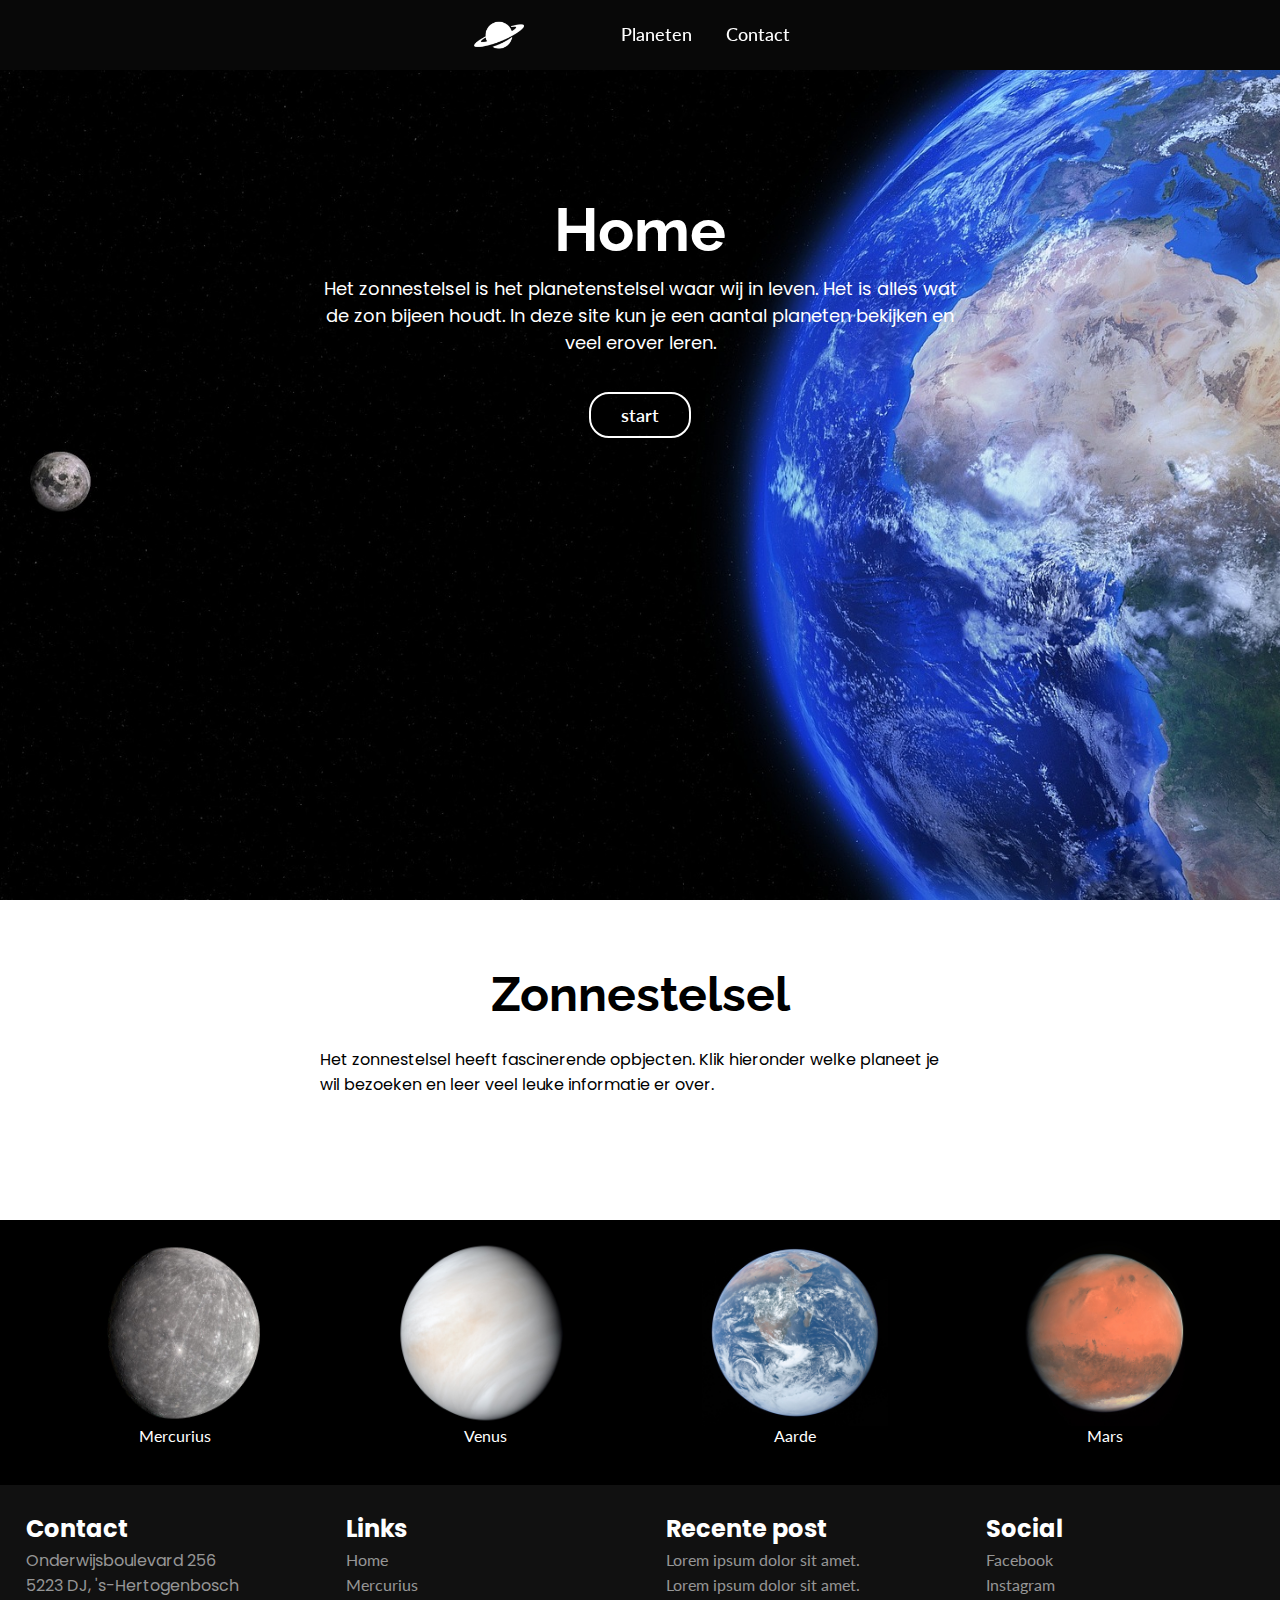
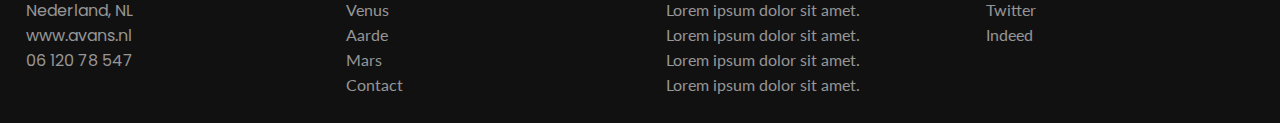
<file: index.html>
<!-- Space site van: "Joep Coldenhoff & Luuk spruitenburg" Klas: "2Db" -->
<html lang="nl">

<head>
    <meta charset="UTF-8">
    <meta http-equiv="X-UA-Compatible" content="IE=edge">
    <meta name="viewport" content="width=device-width, initial-scale=1.0">
    <title>Home</title>
    <link rel="icon" type="image/x -icon" href="img/favicon.ico">
    <link href="https://cdnjs.cloudflare.com/ajax/libs/font-awesome/6.2.0/css/all.min.css" rel="stylesheet">
    <link rel="stylesheet" type="text/css" href="css/style.css">
</head>

<body>
    <header>
        <div class="wrapper">
            <nav>
                <input type="checkbox" id="show-menu">
                <label for="show-menu" class="menu-icon"><i class="fas fa-bars"></i></label>
                <div class="content">
                    <div class="logo"><a href="index.html"><img src="img/logo.png"></a></div>
                    <ul class="links">
                        <li>
                            <a href="#" class="desktop-link">Planeten</a>
                            <input type="checkbox" id="show-planeten">
                            <label for="show-planeten">Planeten</label>
                            <ul>
                                <li><a href="mercury.html">Mercurius</a></li>
                                <li><a href="venus.html">Venus</a></li>
                                <li><a href="earth.html">Aarde</a></li>
                                <li><a href="mars.html">Mars</a></li>
                            </ul>
                        </li>
                        <li><a href="contact.html">Contact</a></li>
                    </ul>
                </div>
            </nav>
        </div>
    </header>
    <main>
        <section class="banner banner-index">
            <div class="banner-content focus-in-contract-bck">
                <h1>Home</h1>
                <p>
                    Het zonnestelsel is het planetenstelsel waar wij in leven. Het is alles wat de zon bijeen houdt.
                    In deze site kun je een aantal planeten bekijken en veel erover leren.
                </p>
                <a href="#start">start</a>
            </div>
        </section>
        <section class="section-content">
            <div id="start"></div>
            <h1>Zonnestelsel</h1>
            <p>
                Het zonnestelsel heeft fascinerende opbjecten.
                Klik hieronder welke planeet je wil bezoeken en leer veel leuke informatie er over.
            </p>
        </section>
        <section class="image-gallery">
            <div class="gallery-image">
                <a href="mercury.html">
                    <img src="img/Mercury.jpg" alt="Mars">
                    <p>Mercurius</p>
                </a>
            </div>
            <div class="gallery-image">
                <a href="venus.html">
                    <img src="img/Venus3.jpg">
                    <p>Venus</p>
                </a>
            </div>
            <div class="gallery-image">
                <a href="earth.html">
                    <img src="img/Earth2.jpg">
                    <p>Aarde</p>
                </a>
            </div>
            <div class="gallery-image">
                <a href="mars.html">
                    <img src="img/Mars.jpg">
                    <p>Mars</p>
                </a>
            </div>
        </section>
    </main>
    <footer>
        <div class="footer-list">
            <h2>Contact</h2>
            <ul>
                <li>Onderwijsboulevard 256</li>
                <li>5223 DJ, 's-Hertogenbosch</li>
                <li>Nederland, NL</li>
                <li>www.avans.nl</li>
                <li>06 120 78 547</li>
            </ul>
        </div>
        <div class="footer-list">
            <h2>Links</h2>
            <ul>
                <li><a href="index.html">Home</a></li>
                <li><a href="mercury.html">Mercurius</a></li>
                <li><a href="Venus.html">Venus</a></li>
                <li><a href="earth.html">Aarde</a></li>
                <li><a href="mars.html">Mars</a></li>
                <li><a href="contact.html">Contact</a></li>
            </ul>
        </div>
        <div class="footer-list">
            <h2>Recente post</h2>
            <ul>
                <li><a href="#">Lorem ipsum dolor sit amet.</a></li>
                <li><a href="#">Lorem ipsum dolor sit amet.</a></li>
                <li><a href="#">Lorem ipsum dolor sit amet.</a></li>
                <li><a href="#">Lorem ipsum dolor sit amet.</a></li>
                <li><a href="#">Lorem ipsum dolor sit amet.</a></li>
                <li><a href="#">Lorem ipsum dolor sit amet.</a></li>
            </ul>
        </div>
        <div class="footer-list">
            <h2>Social</h2>
            <ul>
                <li><a href="http://www.facebook.com/">Facebook</a></li>
                <li><a href="http://www.instagram.com/">Instagram</a></li>
                <li><a href="http://www.twitter.com/">Twitter</a></li>
                <li><a href="http://www.indeed.com/">Indeed</a></li>
            </ul>
        </div>
    </footer>
</body>

</html>
</file>
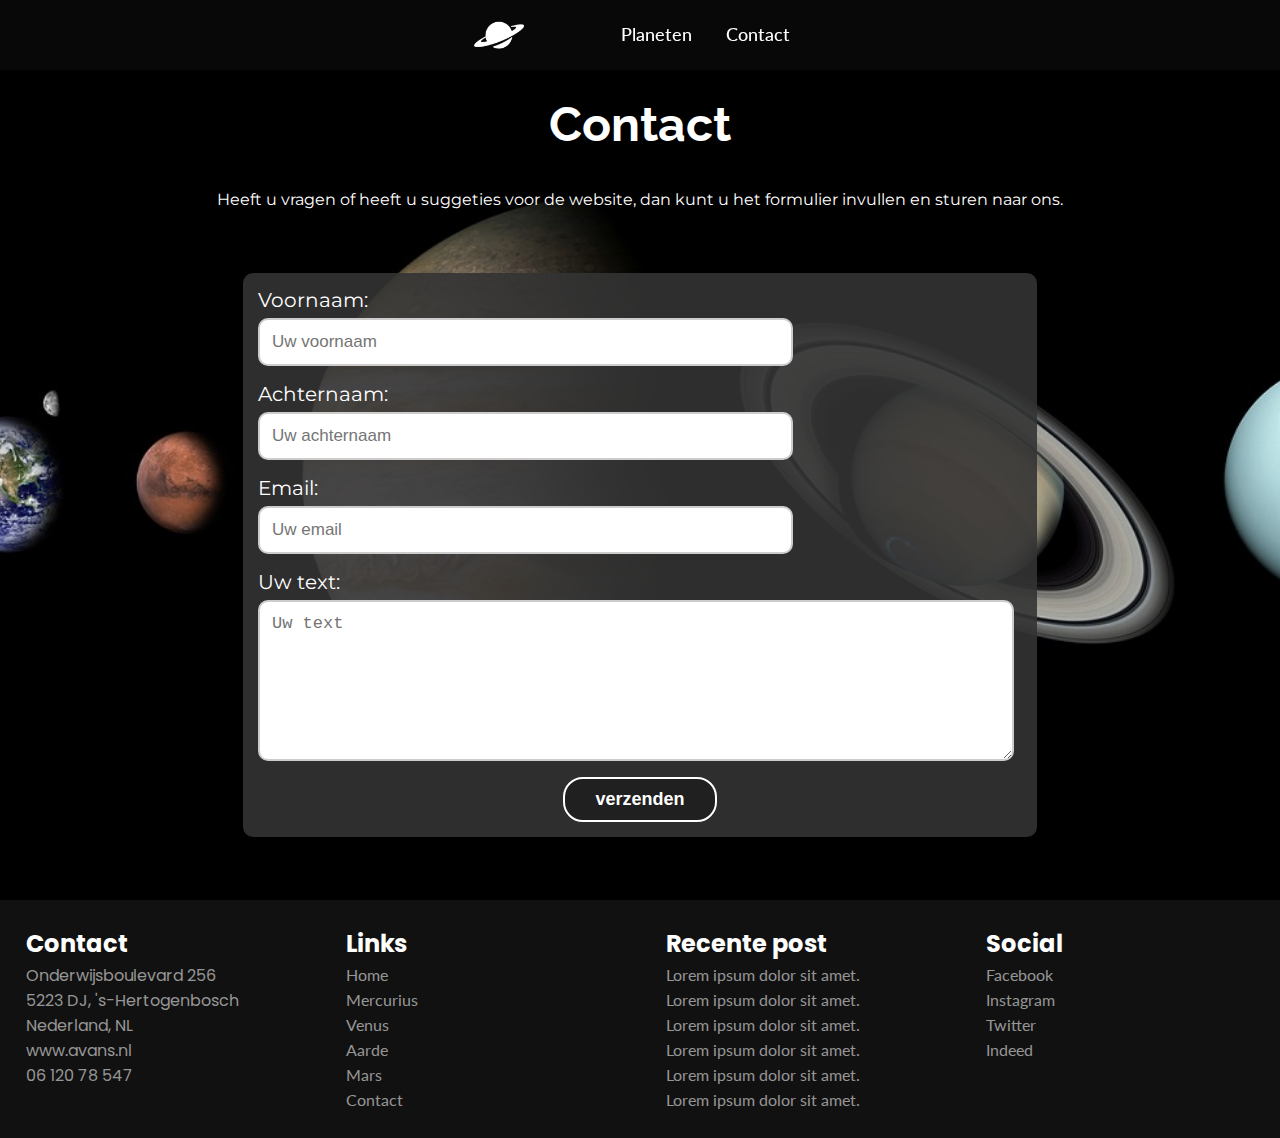
<file: contact.html>
<html lang="nl">

<head>
    <meta charset="UTF-8">
    <meta http-equiv="X-UA-Compatible" content="IE=edge">
    <meta name="viewport" content="width=device-width, initial-scale=1.0">
    <title>Contact</title>
    <link rel="icon" type="image/x -icon" href="img/favicon.ico">
    <link href="https://cdnjs.cloudflare.com/ajax/libs/font-awesome/6.2.0/css/all.min.css" rel="stylesheet">
    <link rel="stylesheet" type="text/css" href="css/style.css">
</head>

<body>
    <header>
        <div class="wrapper">
            <nav>
                <input type="checkbox" id="show-menu">
                <label for="show-menu" class="menu-icon"><i class="fas fa-bars"></i></label>
                <div class="content">
                    <div class="logo"><a href="index.html"><img src="img/logo.png"></a></div>
                    <ul class="links">
                        <li>
                            <a href="#" class="desktop-link">Planeten</a>
                            <input type="checkbox" id="show-planeten">
                            <label for="show-planeten">Planeten</label>
                            <ul>
                                <li><a href="mercury.html">Mercurius</a></li>
                                <li><a href="venus.html">Venus</a></li>
                                <li><a href="earth.html">Aarde</a></li>
                                <li><a href="mars.html">Mars</a></li>
                            </ul>
                        </li>
                        <li><a href="contact.html">Contact</a></li>
                    </ul>
                </div>
            </nav>
        </div>
    </header>
    <main>
        <section class="section-contact">
            <h1>Contact</h1>
            <p>Heeft u vragen of heeft u suggeties voor de website, dan kunt u het formulier invullen en sturen naar
                ons.</p>
            <form action="#" method="post">
                <label for="voornaam">Voornaam:</label><br>
                <input type="text" name="voornaam" placeholder="Uw voornaam" required><br>
                <label for="achternaam">Achternaam:</label><br>
                <input type="text" name="achternaam" placeholder="Uw achternaam" required><br>
                <label for="email">Email:</label><br>
                <input type="email" name="email" placeholder="Uw email" required><br>
                <label for="textarea">Uw text:</label><br>
                <textarea name="textarea" rows="7" cols="70" placeholder="Uw text" required></textarea><br>
                <div class="submit-button">
                    <input type="submit" value="verzenden">
                </div>
            </form>
        </section>
    </main>
    <footer>
        <div class="footer-list">
            <h2>Contact</h2>
            <ul>
                <li>Onderwijsboulevard 256</li>
                <li>5223 DJ, 's-Hertogenbosch</li>
                <li>Nederland, NL</li>
                <li>www.avans.nl</li>
                <li>06 120 78 547</li>
            </ul>
        </div>
        <div class="footer-list">
            <h2>Links</h2>
            <ul>
                <li><a href="index.html">Home</a></li>
                <li><a href="mercury.html">Mercurius</a></li>
                <li><a href="Venus.html">Venus</a></li>
                <li><a href="earth.html">Aarde</a></li>
                <li><a href="mars.html">Mars</a></li>
                <li><a href="contact.html">Contact</a></li>
            </ul>
        </div>
        <div class="footer-list">
            <h2>Recente post</h2>
            <ul>
                <li><a href="#">Lorem ipsum dolor sit amet.</a></li>
                <li><a href="#">Lorem ipsum dolor sit amet.</a></li>
                <li><a href="#">Lorem ipsum dolor sit amet.</a></li>
                <li><a href="#">Lorem ipsum dolor sit amet.</a></li>
                <li><a href="#">Lorem ipsum dolor sit amet.</a></li>
                <li><a href="#">Lorem ipsum dolor sit amet.</a></li>
            </ul>
        </div>
        <div class="footer-list">
            <h2>Social</h2>
            <ul>
                <li><a href="http://www.facebook.com/">Facebook</a></li>
                <li><a href="http://www.instagram.com/">Instagram</a></li>
                <li><a href="http://www.twitter.com/">Twitter</a></li>
                <li><a href="http://www.indeed.com/">Indeed</a></li>
            </ul>
        </div>
    </footer>
</body>

</html>
</file>
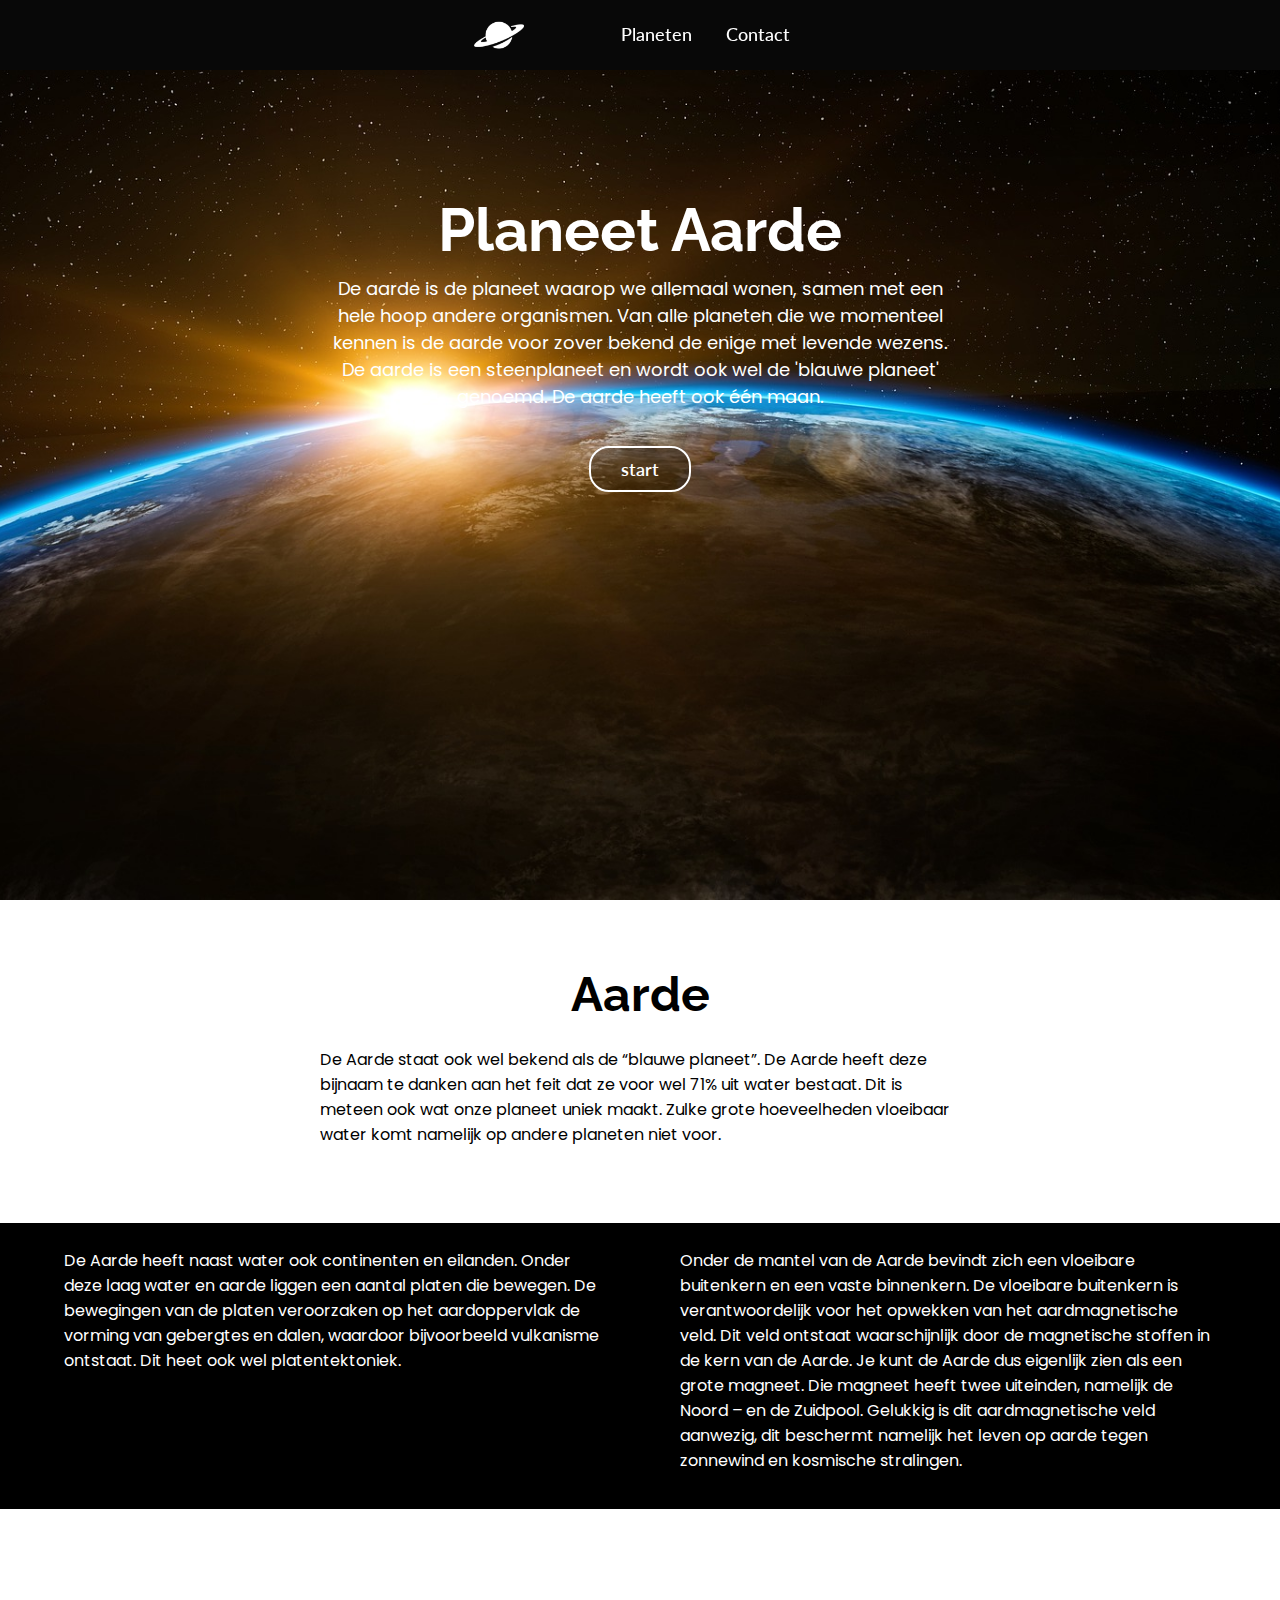
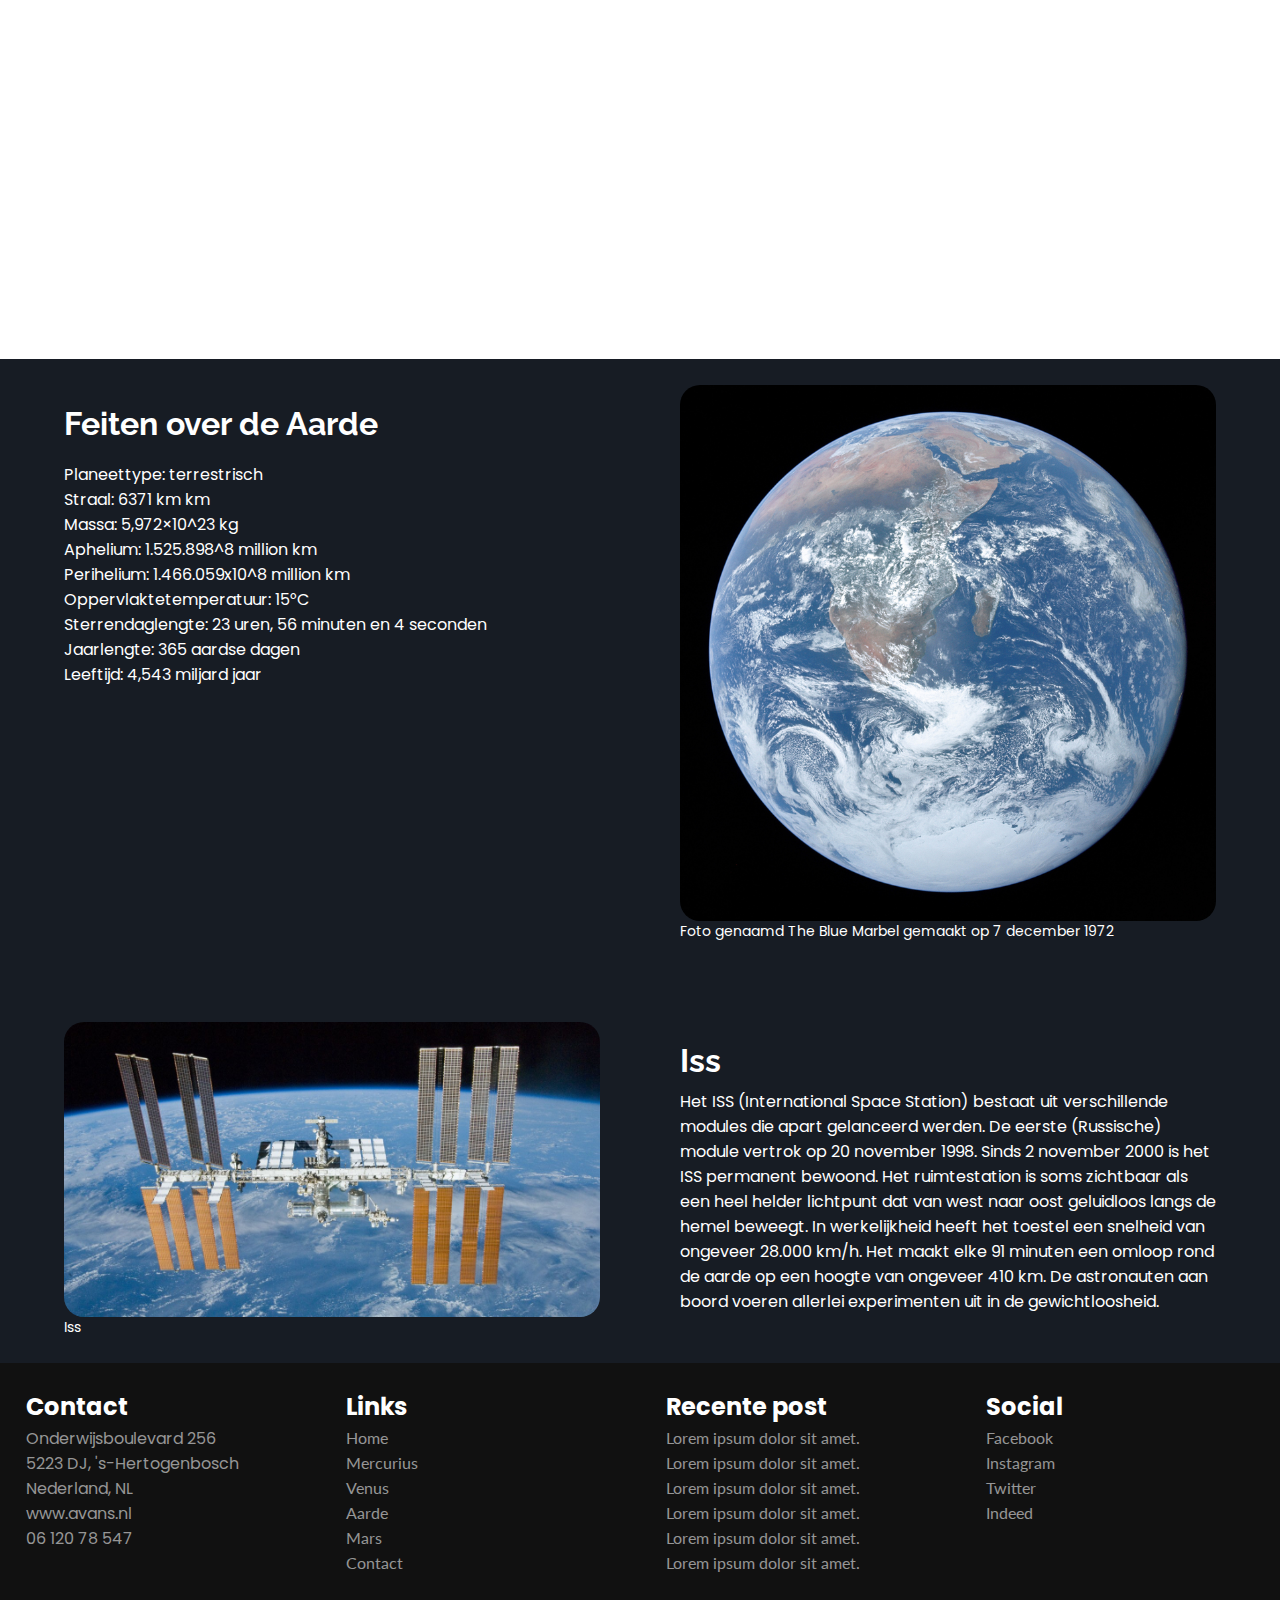
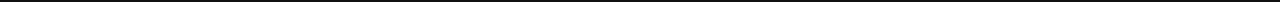
<file: earth.html>
<html lang="nl">

<head>
    <meta charset="UTF-8">
    <meta http-equiv="X-UA-Compatible" content="IE=edge">
    <meta name="viewport" content="width=device-width, initial-scale=1.0">
    <title>Aarde</title>
    <link rel="icon" type="image/x -icon" href="img/favicon.ico">
    <link href="https://cdnjs.cloudflare.com/ajax/libs/font-awesome/6.2.0/css/all.min.css" rel="stylesheet">
    <link rel="stylesheet" type="text/css" href="css/style.css">
</head>

<body>
    <header>
        <div class="wrapper">
            <nav>
                <input type="checkbox" id="show-menu">
                <label for="show-menu" class="menu-icon"><i class="fas fa-bars"></i></label>
                <div class="content">
                    <div class="logo"><a href="index.html"><img src="img/logo.png"></a></div>
                    <ul class="links">
                        <li>
                            <a href="#" class="desktop-link">Planeten</a>
                            <input type="checkbox" id="show-planeten">
                            <label for="show-planeten">Planeten</label>
                            <ul>
                                <li><a href="mercury.html">Mercurius</a></li>
                                <li><a href="venus.html">Venus</a></li>
                                <li><a href="earth.html">Aarde</a></li>
                                <li><a href="mars.html">Mars</a></li>
                            </ul>
                        </li>
                        <li><a href="contact.html">Contact</a></li>
                    </ul>
                </div>
            </nav>
        </div>
    </header>
    <main>
        <section class="banner banner-earth">
            <div class="banner-content text-shadow-pop-br">
                <h1> Planeet Aarde</h1>
                <p>
                    De aarde is de planeet waarop we allemaal wonen, samen met een hele hoop andere organismen.
                    Van alle planeten die we momenteel kennen is de aarde voor zover bekend de enige met levende wezens.
                    De aarde is een steenplaneet en wordt ook wel de 'blauwe planeet' genoemd. De aarde heeft ook één
                    maan.
                </p>
                <a href="#start">start</a>
            </div>
        </section>
        <section class="section-content">
            <div id="start"></div>
            <h1>Aarde</h1>
            <p>
                De Aarde staat ook wel bekend als de “blauwe planeet”.
                De Aarde heeft deze bijnaam te danken aan het feit dat ze voor wel 71% uit water bestaat.
                Dit is meteen ook wat onze planeet uniek maakt.
                Zulke grote hoeveelheden vloeibaar water komt namelijk op andere planeten niet voor.
            </p>

        </section>
        <section class="columns columns-black">
            <div class="column">
                <p>
                    De Aarde heeft naast water ook continenten en eilanden. Onder deze laag water en aarde liggen een
                    aantal platen die bewegen.
                    De bewegingen van de platen veroorzaken op het aardoppervlak de vorming van gebergtes en dalen,
                    waardoor bijvoorbeeld vulkanisme ontstaat.
                    Dit heet ook wel platentektoniek.
                </p>
            </div>
            <div class="column">
                <p>
                    Onder de mantel van de Aarde bevindt zich een vloeibare buitenkern en een vaste binnenkern.
                    De vloeibare buitenkern is verantwoordelijk voor het opwekken van het aardmagnetische veld.
                    Dit veld ontstaat waarschijnlijk door de magnetische stoffen in de kern van de Aarde.
                    Je kunt de Aarde dus eigenlijk zien als een grote magneet.
                    Die magneet heeft twee uiteinden, namelijk de Noord – en de Zuidpool.
                    Gelukkig is dit aardmagnetische veld aanwezig, dit beschermt namelijk het leven op aarde tegen
                    zonnewind en kosmische stralingen.
                </p>
            </div>
        </section>
        <section class="section-fixed-image">
        </section>
        <section class="columns columns-darkblue">
            <div class="column">
                <h1>Feiten over de Aarde</h1>
                <p>
                <ul>
                    <li>Planeettype: terrestrisch</li>
                    <li>Straal: 6371 km km</li>
                    <li>Massa: 5,972×10^23 kg</li>
                    <li>Aphelium: 1.525.898^8 million km</li>
                    <li>Perihelium: 1.466.059x10^8 million km</li>
                    <li>Oppervlaktetemperatuur: 15°C</li>
                    <li>Sterrendaglengte: 23 uren, 56 minuten en 4 seconden</li>
                    <li>Jaarlengte: 365 aardse dagen</li>
                    <li>Leeftijd: 4,543 miljard jaar</li>
                </ul>
                </p>
            </div>
            <div class="column">
                <img src="img/Earth2.jpg" alt="Blue Marbel">
                <figcaption>Foto genaamd The Blue Marbel gemaakt op 7 december 1972</figcaption>
            </div>
            <div class="column">
                <img src="img/iss.jpg" alt="Iss">
                <figcaption>Iss</figcaption>
            </div>
            <div class="column">
                <h1>Iss</h1>
                <p>
                    Het ISS (International Space Station) bestaat uit verschillende modules die apart gelanceerd werden.
                    De eerste (Russische) module vertrok op 20 november 1998.
                    Sinds 2 november 2000 is het ISS permanent bewoond.
                    Het ruimtestation is soms zichtbaar als een heel helder lichtpunt dat van west naar oost geluidloos
                    langs de hemel beweegt.
                    In werkelijkheid heeft het toestel een snelheid van ongeveer 28.000 km/h.
                    Het maakt elke 91 minuten een omloop rond de aarde op een hoogte van ongeveer 410 km.
                    De astronauten aan boord voeren allerlei experimenten uit in de gewichtloosheid.


                </p>
            </div>
        </section>
    </main>
    <footer>
        <div class="footer-list">
            <h2>Contact</h2>
            <ul>
                <li>Onderwijsboulevard 256</li>
                <li>5223 DJ, 's-Hertogenbosch</li>
                <li>Nederland, NL</li>
                <li>www.avans.nl</li>
                <li>06 120 78 547</li>
            </ul>
        </div>
        <div class="footer-list">
            <h2>Links</h2>
            <ul>
                <li><a href="index.html">Home</a></li>
                <li><a href="mercury.html">Mercurius</a></li>
                <li><a href="Venus.html">Venus</a></li>
                <li><a href="earth.html">Aarde</a></li>
                <li><a href="mars.html">Mars</a></li>
                <li><a href="contact.html">Contact</a></li>
            </ul>
        </div>
        <div class="footer-list">
            <h2>Recente post</h2>
            <ul>
                <li><a href="#">Lorem ipsum dolor sit amet.</a></li>
                <li><a href="#">Lorem ipsum dolor sit amet.</a></li>
                <li><a href="#">Lorem ipsum dolor sit amet.</a></li>
                <li><a href="#">Lorem ipsum dolor sit amet.</a></li>
                <li><a href="#">Lorem ipsum dolor sit amet.</a></li>
                <li><a href="#">Lorem ipsum dolor sit amet.</a></li>
            </ul>
        </div>
        <div class="footer-list">
            <h2>Social</h2>
            <ul>
                <li><a href="http://www.facebook.com/">Facebook</a></li>
                <li><a href="http://www.instagram.com/">Instagram</a></li>
                <li><a href="http://www.twitter.com/">Twitter</a></li>
                <li><a href="http://www.indeed.com/">Indeed</a></li>
            </ul>
        </div>
    </footer>
</body>

</html>
</file>
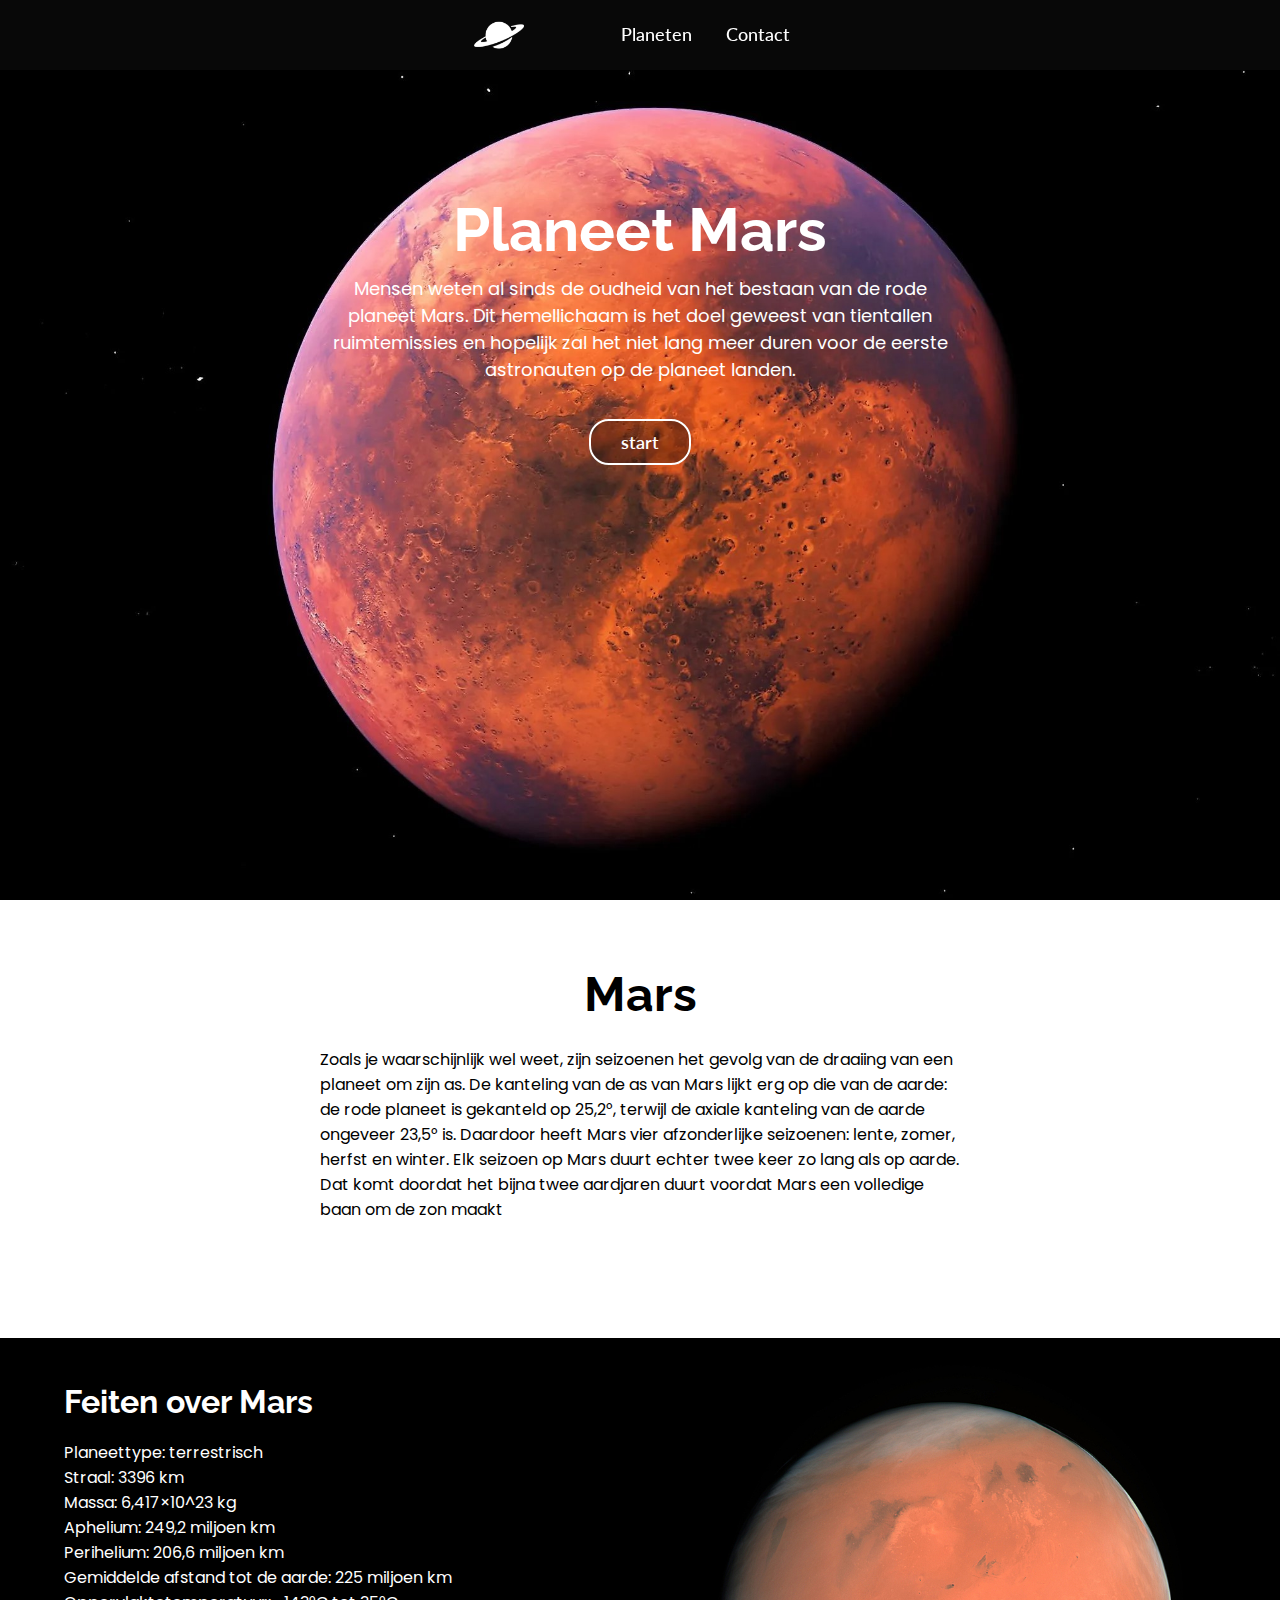
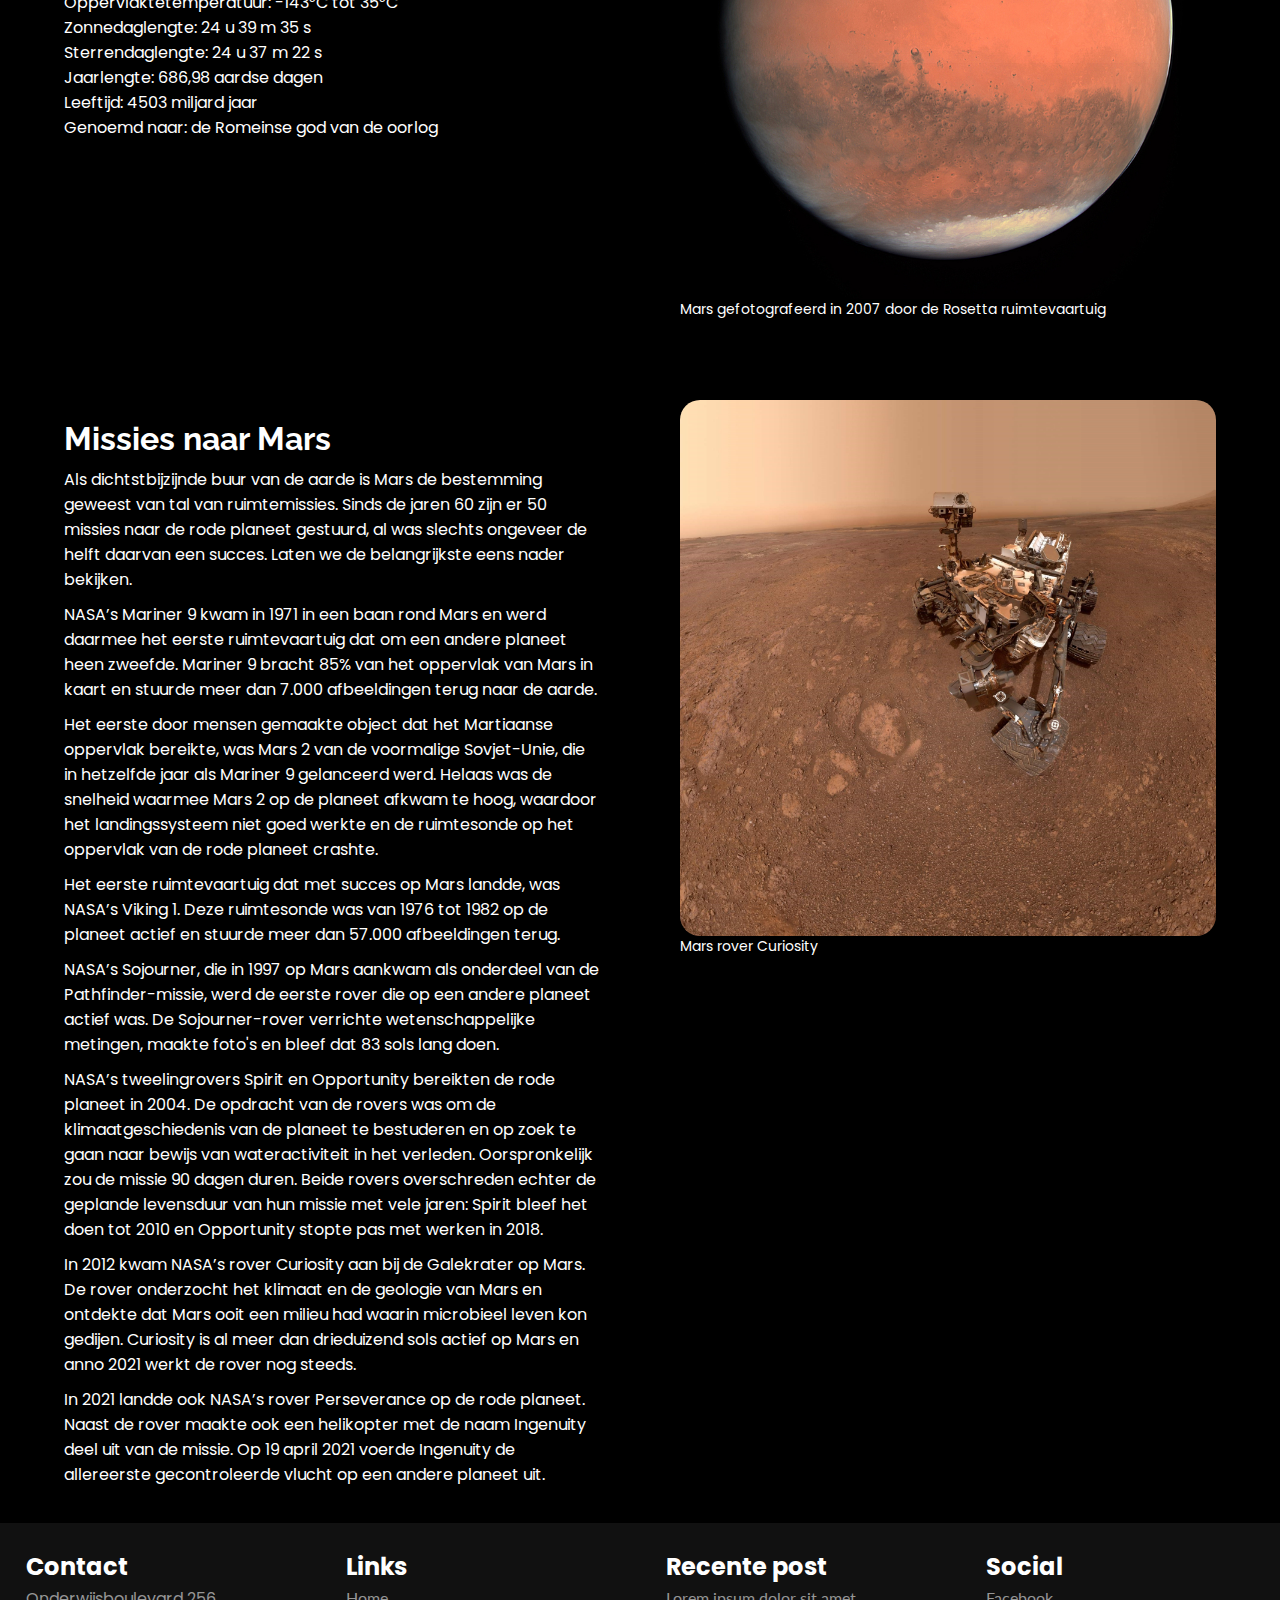
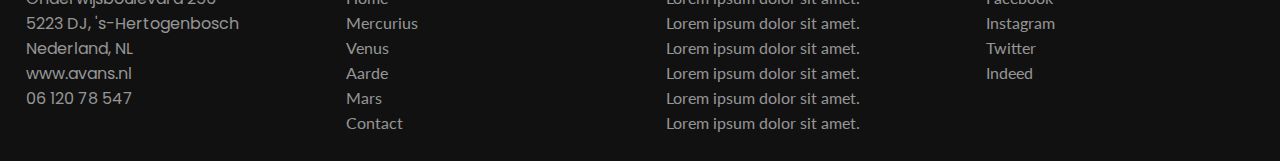
<file: mars.html>
<html lang="nl">

<head>
    <meta charset="UTF-8">
    <meta http-equiv="X-UA-Compatible" content="IE=edge">
    <meta name="viewport" content="width=device-width, initial-scale=1.0">
    <title>Mars</title>
    <link rel="icon" type="image/x -icon" href="img/favicon.ico">
    <link href="https://cdnjs.cloudflare.com/ajax/libs/font-awesome/6.2.0/css/all.min.css" rel="stylesheet">
    <link rel="stylesheet" type="text/css" href="css/style.css">
</head>

<body>
    <header>
        <div class="wrapper">
            <nav>
                <input type="checkbox" id="show-menu">
                <label for="show-menu" class="menu-icon"><i class="fas fa-bars"></i></label>
                <div class="content">
                    <div class="logo"><a href="index.html"><img src="img/logo.png"></a></div>
                    <ul class="links">
                        <li>
                            <a href="#" class="desktop-link">Planeten</a>
                            <input type="checkbox" id="show-planeten">
                            <label for="show-planeten">Planeten</label>
                            <ul>
                                <li><a href="mercury.html">Mercurius</a></li>
                                <li><a href="venus.html">Venus</a></li>
                                <li><a href="earth.html">Aarde</a></li>
                                <li><a href="mars.html">Mars</a></li>
                            </ul>
                        </li>
                        <li><a href="contact.html">Contact</a></li>
                    </ul>
                </div>
            </nav>
        </div>
    </header>
    <main>
        <section class="banner banner-mars">
            <div class="banner-content text-shadow-pop-br">
                <h1> Planeet Mars</h1>
                <p>Mensen weten al sinds de oudheid van het bestaan van de rode planeet Mars.
                    Dit hemellichaam is het doel geweest van tientallen ruimtemissies en hopelijk zal het niet lang meer
                    duren voor de eerste astronauten op de planeet landen.
                </p>
                <a href="#start">start</a>
            </div>
        </section>
        <section class="section-content">
            <div id="start"></div>
            <h1>Mars</h1>
            <p>
                Zoals je waarschijnlijk wel weet, zijn seizoenen het gevolg van de draaiing van een planeet om zijn as.
                De kanteling van de as van Mars lijkt erg op die van de aarde: de rode planeet is gekanteld op 25,2°,
                terwijl de axiale kanteling van de aarde ongeveer 23,5° is.
                Daardoor heeft Mars vier afzonderlijke seizoenen: lente, zomer, herfst en winter.
                Elk seizoen op Mars duurt echter twee keer zo lang als op aarde.
                Dat komt doordat het bijna twee aardjaren duurt voordat Mars een volledige baan om de zon maakt
            </p>
        </section>
        <div id="start"></div>
        <section class="columns columns-black">
            <div class="column">
                <h1>Feiten over Mars</h1>
                <p>
                <ul>
                    <li>Planeettype: terrestrisch</li>
                    <li>Straal: 3396 km</li>
                    <li>Massa: 6,417×10^23 kg</li>
                    <li>Aphelium: 249,2 miljoen km</li>
                    <li>Perihelium: 206,6 miljoen km</li>
                    <li>Gemiddelde afstand tot de aarde: 225 miljoen km</li>
                    <li>Oppervlaktetemperatuur: -143°C tot 35°C</li>
                    <li>Zonnedaglengte: 24 u 39 m 35 s</li>
                    <li>Sterrendaglengte: 24 u 37 m 22 s</li>
                    <li>Jaarlengte: 686,98 aardse dagen</li>
                    <li>Leeftijd: 4503 miljard jaar</li>
                    <li>Genoemd naar: de Romeinse god van de oorlog</li>
                </ul>
                </p>
            </div>
            <div class="column">
                <img src="img/Mars.jpg" alt="Mars">
                <figcaption>Mars gefotografeerd in 2007 door de Rosetta ruimtevaartuig</figcaption>
            </div>
            <div class="column">
                <h1>Missies naar Mars</h1>
                <p>
                    Als dichtstbijzijnde buur van de aarde is Mars de bestemming geweest van tal van ruimtemissies.
                    Sinds de jaren 60 zijn er 50 missies naar de rode planeet gestuurd, al was slechts ongeveer de helft
                    daarvan een succes.
                    Laten we de belangrijkste eens nader bekijken.
                </p>
                <p>
                    NASA’s Mariner 9 kwam in 1971 in een baan rond Mars en werd daarmee het eerste ruimtevaartuig dat om
                    een andere planeet heen zweefde.
                    Mariner 9 bracht 85% van het oppervlak van Mars in kaart en stuurde meer dan 7.000 afbeeldingen
                    terug naar de aarde.
                </p>
                <p>
                    Het eerste door mensen gemaakte object dat het Martiaanse oppervlak bereikte, was Mars 2 van de
                    voormalige Sovjet-Unie, die in hetzelfde jaar als Mariner 9 gelanceerd werd.
                    Helaas was de snelheid waarmee Mars 2 op de planeet afkwam te hoog, waardoor het landingssysteem
                    niet goed werkte en de ruimtesonde op het oppervlak van de rode planeet crashte.
                </p>
                <p>
                    Het eerste ruimtevaartuig dat met succes op Mars landde, was NASA’s Viking 1.
                    Deze ruimtesonde was van 1976 tot 1982 op de planeet actief en stuurde meer dan 57.000 afbeeldingen
                    terug.
                </p>
                <p>
                    NASA’s Sojourner, die in 1997 op Mars aankwam als onderdeel van de Pathfinder-missie, werd de eerste
                    rover die op een andere planeet actief was.
                    De Sojourner-rover verrichte wetenschappelijke metingen, maakte foto's en bleef dat 83 sols lang
                    doen.
                </p>
                <p>
                    NASA’s tweelingrovers Spirit en Opportunity bereikten de rode planeet in 2004.
                    De opdracht van de rovers was om de klimaatgeschiedenis van de planeet te bestuderen en op zoek te
                    gaan naar bewijs van wateractiviteit in het verleden.
                    Oorspronkelijk zou de missie 90 dagen duren.
                    Beide rovers overschreden echter de geplande levensduur van hun missie met vele jaren: Spirit bleef
                    het doen tot 2010 en Opportunity stopte pas met werken in 2018.
                </p>
                <p>
                    In 2012 kwam NASA’s rover Curiosity aan bij de Galekrater op Mars.
                    De rover onderzocht het klimaat en de geologie van Mars en ontdekte dat Mars ooit een milieu had
                    waarin microbieel leven kon gedijen.
                    Curiosity is al meer dan drieduizend sols actief op Mars en anno 2021 werkt de rover nog steeds.
                </p>
                <p>
                    In 2021 landde ook NASA’s rover Perseverance op de rode planeet.
                    Naast de rover maakte ook een helikopter met de naam Ingenuity deel uit van de missie.
                    Op 19 april 2021 voerde Ingenuity de allereerste gecontroleerde vlucht op een andere planeet uit.
                </p>
            </div>
            <div class="column">
                <img src="img/Mars_Curiosity.jpg" alt="planet">
                <figcaption>Mars rover Curiosity</figcaption>
            </div>
        </section>
        </div>
    </main>
    <footer>
        <div class="footer-list">
            <h2>Contact</h2>
            <ul>
                <li>Onderwijsboulevard 256</li>
                <li>5223 DJ, 's-Hertogenbosch</li>
                <li>Nederland, NL</li>
                <li>www.avans.nl</li>
                <li>06 120 78 547</li>
            </ul>
        </div>
        <div class="footer-list">
            <h2>Links</h2>
            <ul>
                <li><a href="index.html">Home</a></li>
                <li><a href="mercury.html">Mercurius</a></li>
                <li><a href="Venus.html">Venus</a></li>
                <li><a href="earth.html">Aarde</a></li>
                <li><a href="mars.html">Mars</a></li>
                <li><a href="contact.html">Contact</a></li>
            </ul>
        </div>
        <div class="footer-list">
            <h2>Recente post</h2>
            <ul>
                <li><a href="#">Lorem ipsum dolor sit amet.</a></li>
                <li><a href="#">Lorem ipsum dolor sit amet.</a></li>
                <li><a href="#">Lorem ipsum dolor sit amet.</a></li>
                <li><a href="#">Lorem ipsum dolor sit amet.</a></li>
                <li><a href="#">Lorem ipsum dolor sit amet.</a></li>
                <li><a href="#">Lorem ipsum dolor sit amet.</a></li>
            </ul>
        </div>
        <div class="footer-list">
            <h2>Social</h2>
            <ul>
                <li><a href="http://www.facebook.com/">Facebook</a></li>
                <li><a href="http://www.instagram.com/">Instagram</a></li>
                <li><a href="http://www.twitter.com/">Twitter</a></li>
                <li><a href="http://www.indeed.com/">Indeed</a></li>
            </ul>
        </div>
    </footer>
</body>

</html>
</file>
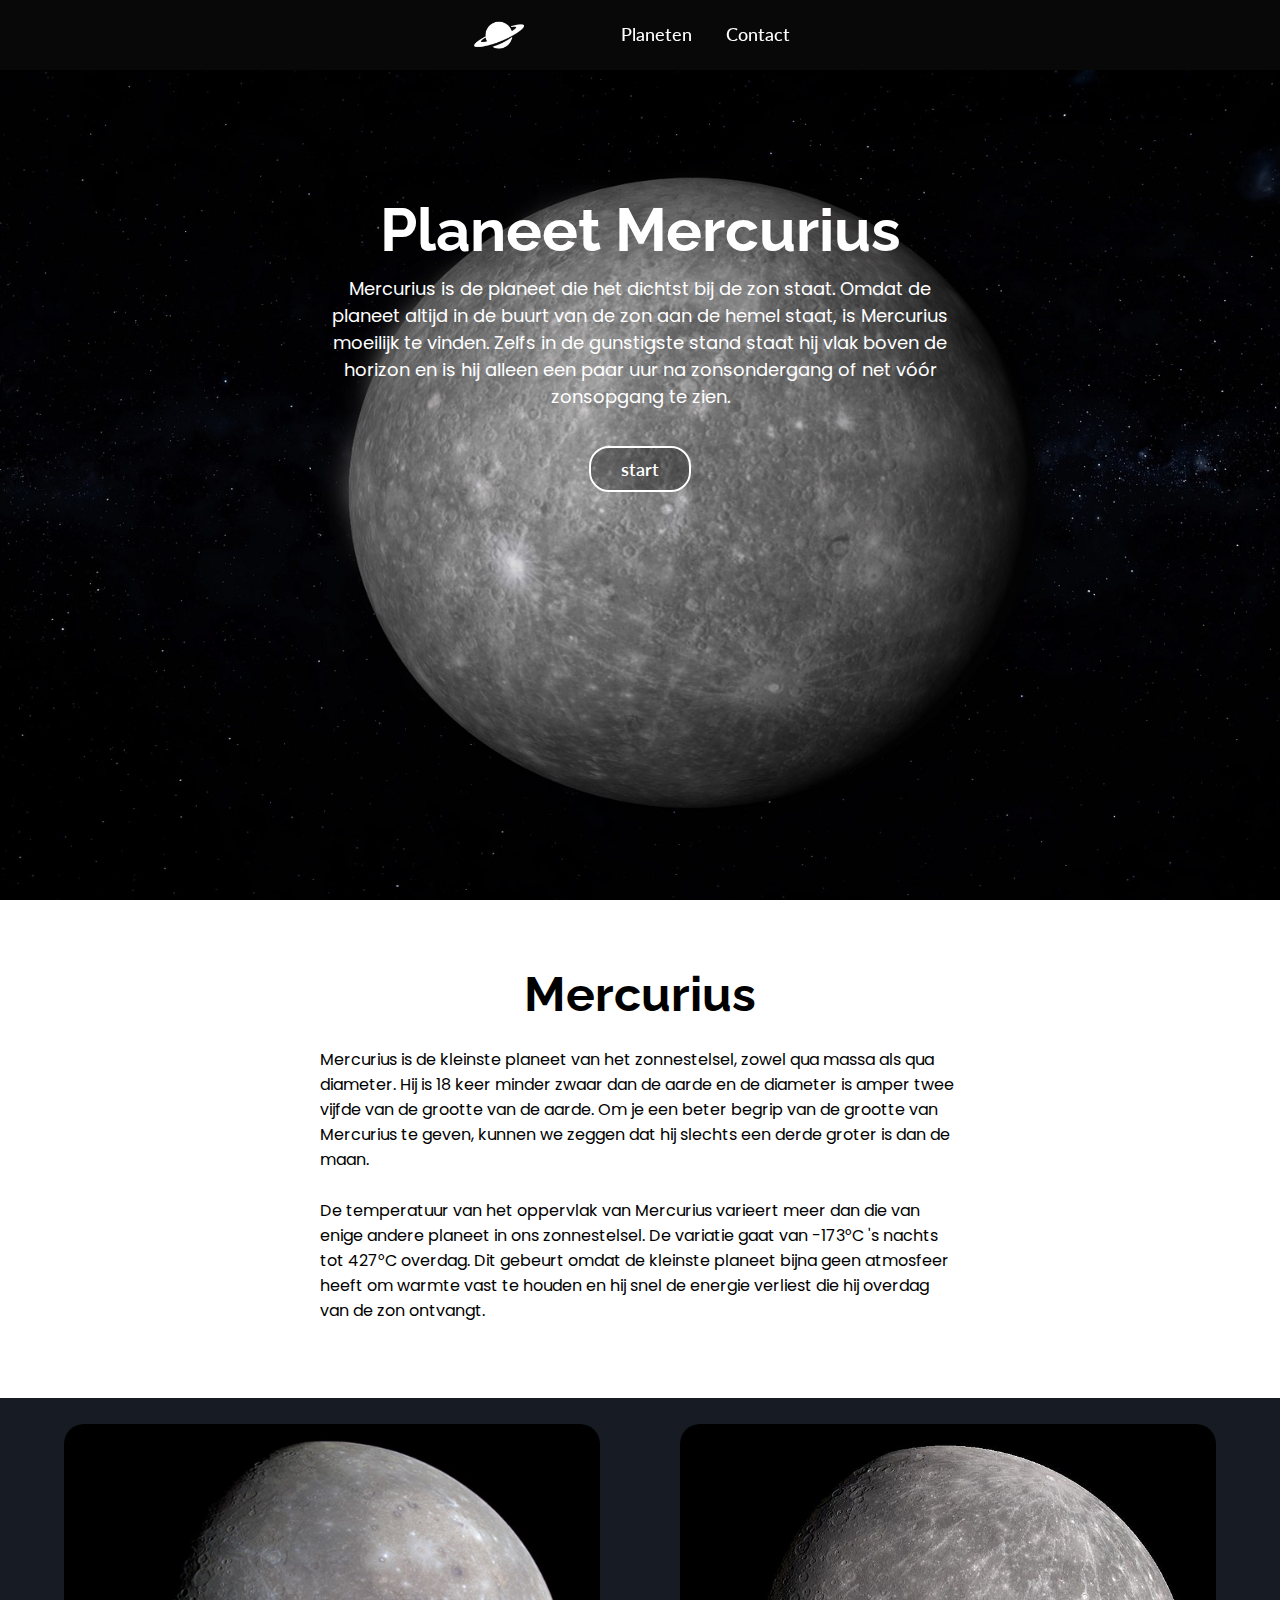
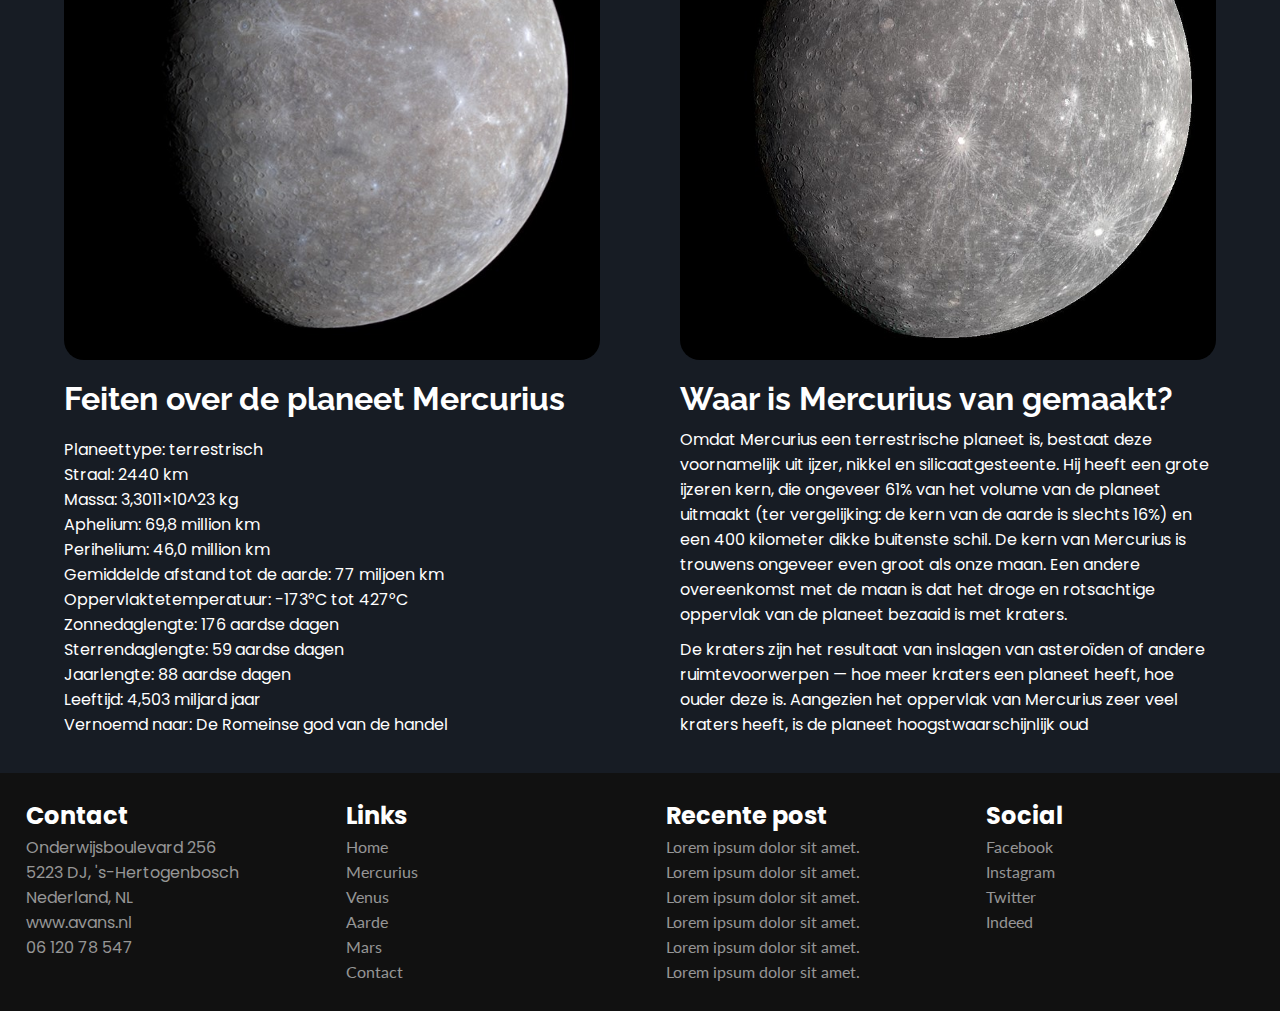
<file: mercury.html>
<html lang="nl">

<head>
    <meta charset="UTF-8">
    <meta http-equiv="X-UA-Compatible" content="IE=edge">
    <meta name="viewport" content="width=device-width, initial-scale=1.0">
    <title>Mercurius</title>
    <link rel="icon" type="image/x -icon" href="img/favicon.ico">
    <link href="https://cdnjs.cloudflare.com/ajax/libs/font-awesome/6.2.0/css/all.min.css" rel="stylesheet">
    <link rel="stylesheet" type="text/css" href="css/style.css">
</head>

<body>
    <header>
        <div class="wrapper">
            <nav>
                <input type="checkbox" id="show-menu">
                <label for="show-menu" class="menu-icon"><i class="fas fa-bars"></i></label>
                <div class="content">
                    <div class="logo"><a href="index.html"><img src="img/logo.png"></a></div>
                    <ul class="links">
                        <li>
                            <a href="#" class="desktop-link">Planeten</a>
                            <input type="checkbox" id="show-planeten">
                            <label for="show-planeten">Planeten</label>
                            <ul>
                                <li><a href="mercury.html">Mercurius</a></li>
                                <li><a href="venus.html">Venus</a></li>
                                <li><a href="earth.html">Aarde</a></li>
                                <li><a href="mars.html">Mars</a></li>
                            </ul>
                        </li>
                        <li><a href="contact.html">Contact</a></li>
                    </ul>
                </div>
            </nav>
        </div>
    </header>
    <main>
        <section class="banner banner-mercury">
            <div class="banner-content text-shadow-pop-br">
                <h1> Planeet Mercurius</h1>
                <p>Mercurius is de planeet die het dichtst bij de zon staat.
                    Omdat de planeet altijd in de buurt van de zon aan de hemel staat, is Mercurius moeilijk te vinden.
                    Zelfs in de gunstigste stand staat hij vlak boven de horizon en is hij alleen een paar uur na
                    zonsondergang of net vóór zonsopgang te zien.
                </p>
                <a href="#start">start</a>
            </div>
        </section>

        <section class="section-content">
            <div id="start"></div>
            <h1>Mercurius</h1>
            <p>Mercurius is de kleinste planeet van het zonnestelsel, zowel qua massa als qua diameter.
                Hij is 18 keer minder zwaar dan de aarde en de diameter is amper twee vijfde van de grootte van de
                aarde.
                Om je een beter begrip van de grootte van Mercurius te geven, kunnen we zeggen dat hij slechts een derde
                groter is dan de maan.
            </p>
            <p>De temperatuur van het oppervlak van Mercurius varieert meer dan die van enige andere planeet in ons
                zonnestelsel.
                De variatie gaat van -173°C 's nachts tot 427°C overdag.
                Dit gebeurt omdat de kleinste planeet bijna geen atmosfeer heeft om warmte vast te houden en hij snel de
                energie verliest die hij overdag van de zon ontvangt.
            </p>
        </section>

        <section class="columns columns-darkblue">
            <div class="column">
                <img src="img/Mercury2.jpg" alt="Planet">
                <h1>Feiten over de planeet Mercurius</h1>
                <p>
                <ul>
                    <li>Planeettype: terrestrisch</li>
                    <li>Straal: 2440 km</li>
                    <li>Massa: 3,3011×10^23 kg</li>
                    <li>Aphelium: 69,8 million km</li>
                    <li>Perihelium: 46,0 million km</li>
                    <li>Gemiddelde afstand tot de aarde: 77 miljoen km</li>
                    <li>Oppervlaktetemperatuur: -173°C tot 427°C</li>
                    <li>Zonnedaglengte: 176 aardse dagen</li>
                    <li>Sterrendaglengte: 59 aardse dagen</li>
                    <li>Jaarlengte: 88 aardse dagen</li>
                    <li>Leeftijd: 4,503 miljard jaar</li>
                    <li>Vernoemd naar: De Romeinse god van de handel</li>
                </ul>
                </p>
            </div>
            <div class="column">
                <img src="img/Mercury.jpg" alt="planet">
                <h1>Waar is Mercurius van gemaakt?</h1>
                <p>Omdat Mercurius een terrestrische planeet is, bestaat deze voornamelijk uit ijzer, nikkel en
                    silicaatgesteente.
                    Hij heeft een grote ijzeren kern, die ongeveer 61% van het volume van de planeet uitmaakt (ter
                    vergelijking: de kern van de aarde is slechts 16%) en een 400 kilometer dikke buitenste schil.
                    De kern van Mercurius is trouwens ongeveer even groot als onze maan.
                    Een andere overeenkomst met de maan is dat het droge en rotsachtige oppervlak van de planeet bezaaid
                    is met kraters.
                </p>
                <p>
                    De kraters zijn het resultaat van inslagen van asteroïden of andere ruimtevoorwerpen — hoe meer
                    kraters een planeet heeft, hoe ouder deze is.
                    Aangezien het oppervlak van Mercurius zeer veel kraters heeft, is de planeet hoogstwaarschijnlijk
                    oud
                </p>
            </div>
        </section>
    </main>
    <footer>
        <div class="footer-list">
            <h2>Contact</h2>
            <ul>
                <li>Onderwijsboulevard 256</li>
                <li>5223 DJ, 's-Hertogenbosch</li>
                <li>Nederland, NL</li>
                <li>www.avans.nl</li>
                <li>06 120 78 547</li>
            </ul>
        </div>
        <div class="footer-list">
            <h2>Links</h2>
            <ul>
                <li><a href="index.html">Home</a></li>
                <li><a href="mercury.html">Mercurius</a></li>
                <li><a href="Venus.html">Venus</a></li>
                <li><a href="earth.html">Aarde</a></li>
                <li><a href="mars.html">Mars</a></li>
                <li><a href="contact.html">Contact</a></li>
            </ul>
        </div>
        <div class="footer-list">
            <h2>Recente post</h2>
            <ul>
                <li><a href="#">Lorem ipsum dolor sit amet.</a></li>
                <li><a href="#">Lorem ipsum dolor sit amet.</a></li>
                <li><a href="#">Lorem ipsum dolor sit amet.</a></li>
                <li><a href="#">Lorem ipsum dolor sit amet.</a></li>
                <li><a href="#">Lorem ipsum dolor sit amet.</a></li>
                <li><a href="#">Lorem ipsum dolor sit amet.</a></li>
            </ul>
        </div>
        <div class="footer-list">
            <h2>Social</h2>
            <ul>
                <li><a href="http://www.facebook.com/">Facebook</a></li>
                <li><a href="http://www.instagram.com/">Instagram</a></li>
                <li><a href="http://www.twitter.com/">Twitter</a></li>
                <li><a href="http://www.indeed.com/">Indeed</a></li>
            </ul>
        </div>
    </footer>
</body>

</html>
</file>
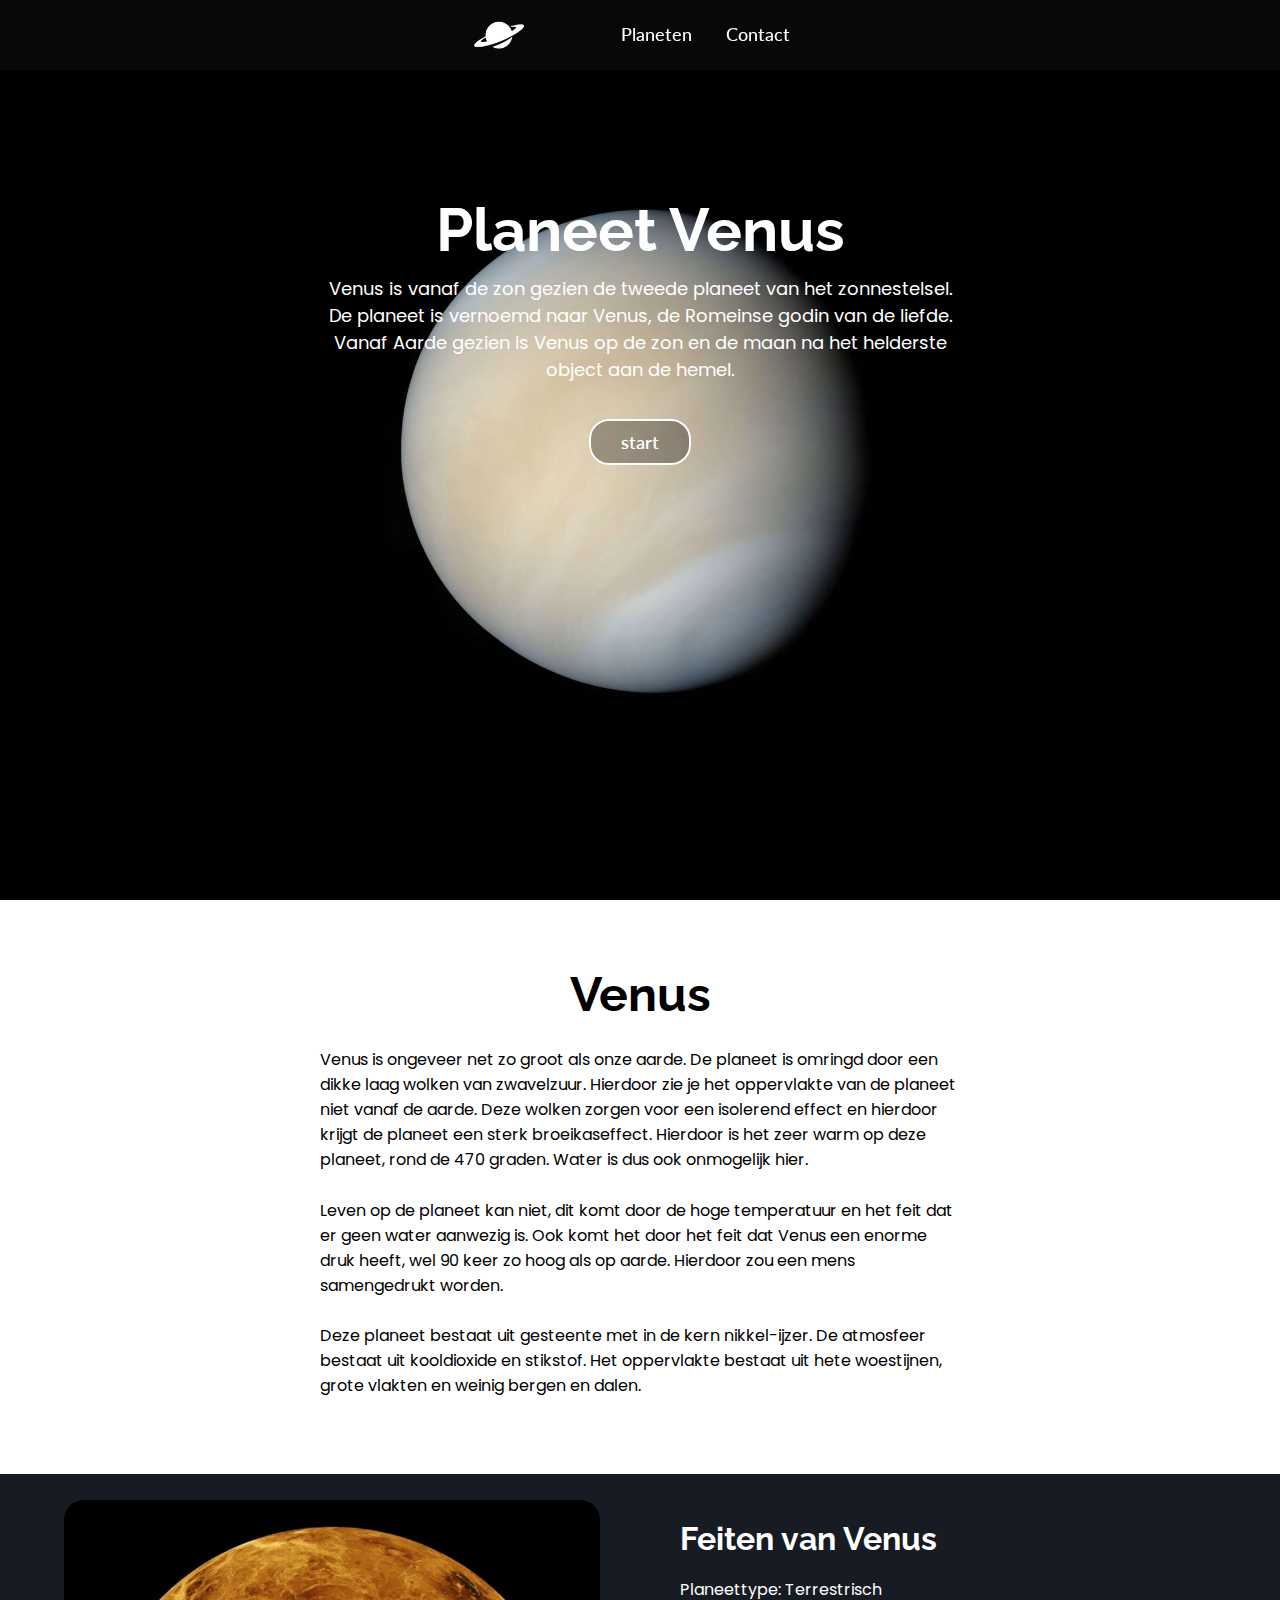
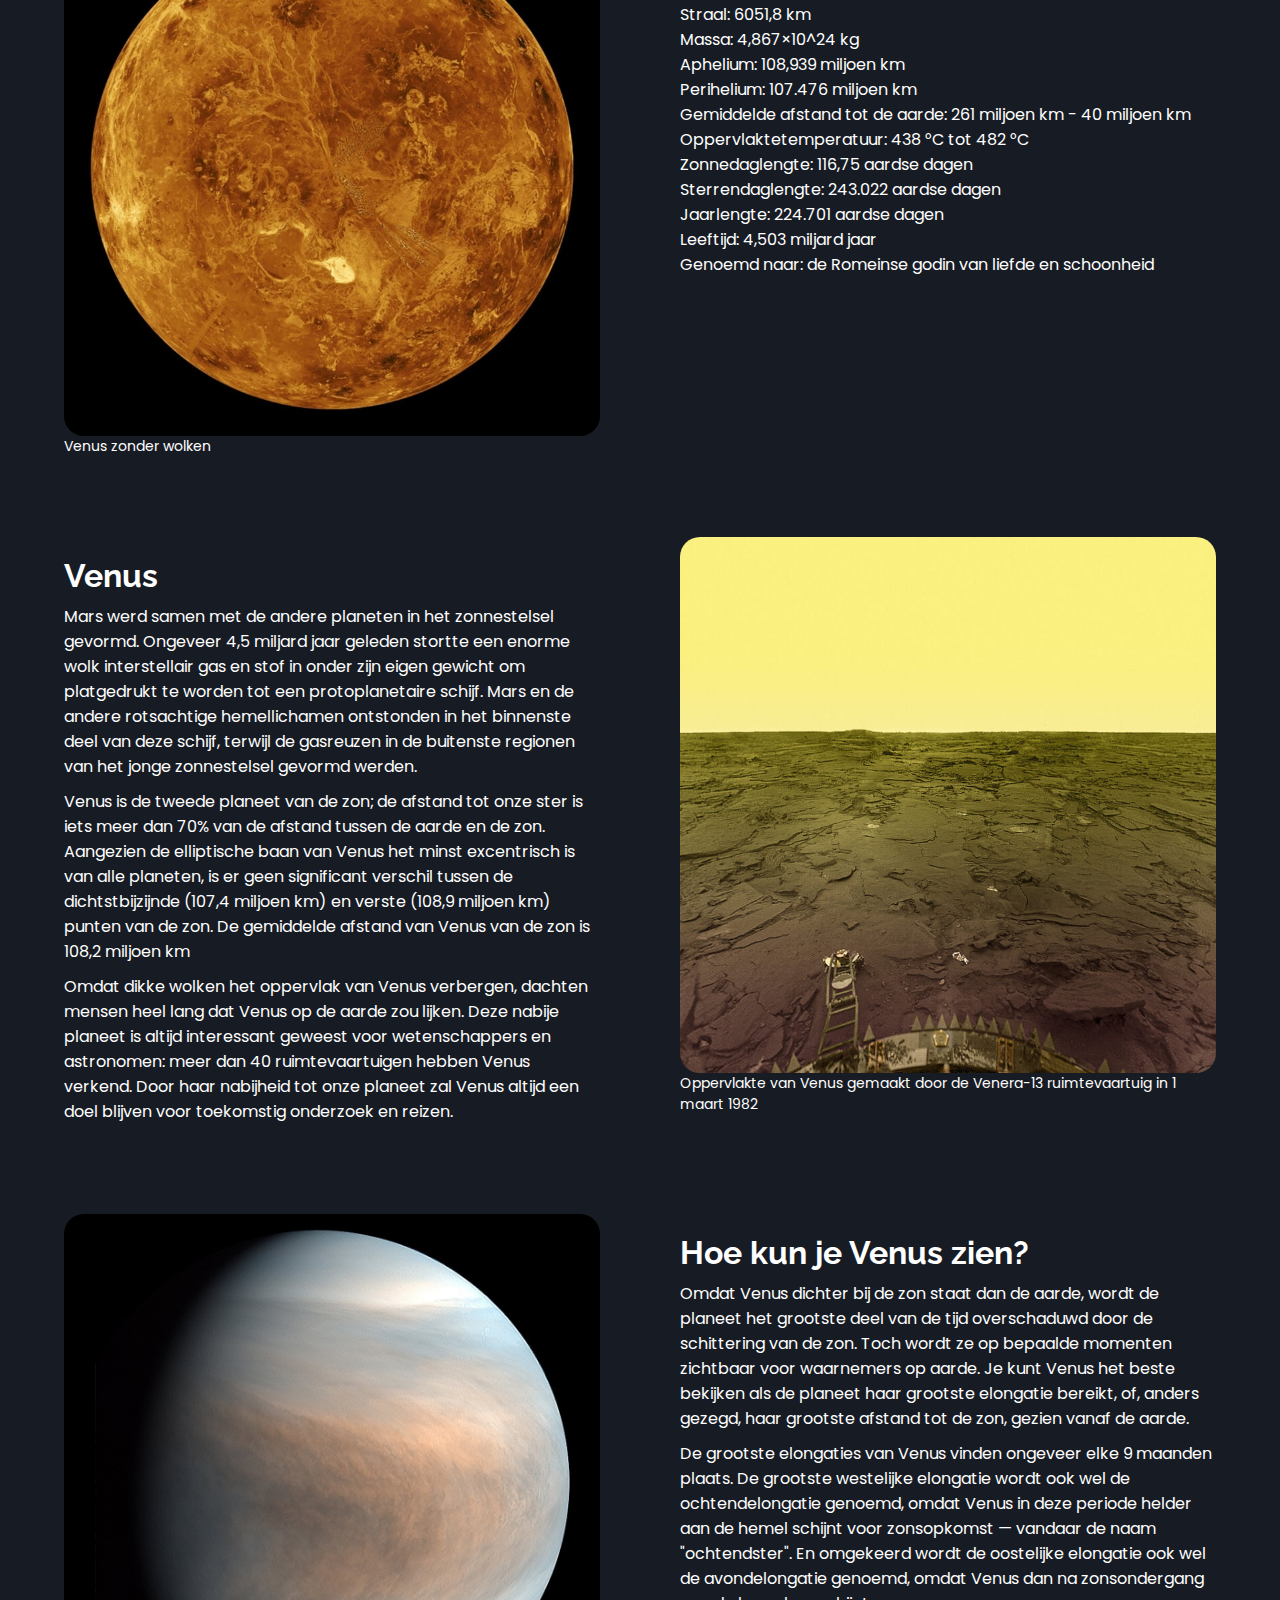
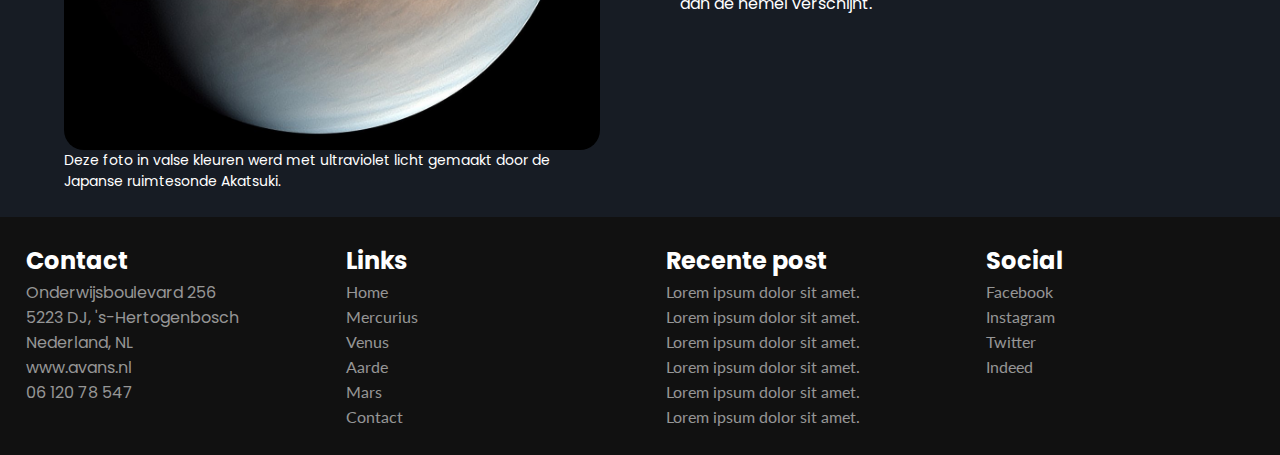
<file: venus.html>
<html lang="nl">

<head>
    <meta charset="UTF-8">
    <meta http-equiv="X-UA-Compatible" content="IE=edge">
    <meta name="viewport" content="width=device-width, initial-scale=1.0">
    <title>Venus</title>
    <link rel="icon" type="image/x -icon" href="img/favicon.ico">
    <link href="https://cdnjs.cloudflare.com/ajax/libs/font-awesome/6.2.0/css/all.min.css" rel="stylesheet">
    <link rel="stylesheet" type="text/css" href="css/style.css">
</head>

<body>
    <header>
        <div class="wrapper">
            <nav>
                <input type="checkbox" id="show-menu">
                <label for="show-menu" class="menu-icon"><i class="fas fa-bars"></i></label>
                <div class="content">
                    <div class="logo"><a href="index.html"><img src="img/logo.png"></a></div>
                    <ul class="links">
                        <li>
                            <a href="#" class="desktop-link">Planeten</a>
                            <input type="checkbox" id="show-planeten">
                            <label for="show-planeten">Planeten</label>
                            <ul class="dropdown">
                                <li><a href="mercury.html">Mercurius</a></li>
                                <li><a href="venus.html">Venus</a></li>
                                <li><a href="earth.html">Aarde</a></li>
                                <li><a href="mars.html">Mars</a></li>
                            </ul>
                        </li>
                        <li><a href="contact.html">Contact</a></li>
                    </ul>
                </div>
            </nav>
        </div>
    </header>
    <main>
        <section class="banner banner-venus">
            <div class="banner-content text-shadow-pop-br">
                <h1> Planeet Venus</h1>
                <p>
                    Venus is vanaf de zon gezien de tweede planeet van het zonnestelsel.
                    De planeet is vernoemd naar Venus, de Romeinse godin van de liefde.
                    Vanaf Aarde gezien is Venus op de zon en de maan na het helderste object aan de hemel.
                </p>
                <a href="#start">start</a>
            </div>

        </section>
        <section class="section-content">
            <div id="start"></div>
            <h1>Venus</h1>
            <p>
                Venus is ongeveer net zo groot als onze aarde. De planeet is omringd door een dikke laag wolken van
                zwavelzuur.
                Hierdoor zie je het oppervlakte van de planeet niet vanaf de aarde. Deze wolken zorgen voor een
                isolerend effect en hierdoor krijgt de planeet een sterk broeikaseffect.
                Hierdoor is het zeer warm op deze planeet, rond de 470 graden.
                Water is dus ook onmogelijk hier.
            </p>
            <p>
                Leven op de planeet kan niet, dit komt door de hoge temperatuur en het feit dat er geen water aanwezig
                is.
                Ook komt het door het feit dat Venus een enorme druk heeft, wel 90 keer zo hoog als op aarde.
                Hierdoor zou een mens samengedrukt worden.
            </p>
            <p>
                Deze planeet bestaat uit gesteente met in de kern nikkel-ijzer.
                De atmosfeer bestaat uit kooldioxide en stikstof.
                Het oppervlakte bestaat uit hete woestijnen, grote vlakten en weinig bergen en dalen.
            </p>
        </section>
        <section class="columns columns-darkblue">
            <div class="column">
                <img src="img/venus_detail.jpg" alt="Venus zonder wolken">
                <figcaption>Venus zonder wolken</figcaption>
            </div>
            <div class="column">
                <h1>Feiten van Venus</h1>
                <p>
                <ul>
                    <li>Planeettype: Terrestrisch</li>
                    <li>Straal: 6051,8 km</li>
                    <li>Massa: 4,867×10^24 kg</li>
                    <li>Aphelium: 108,939 miljoen km</li>
                    <li>Perihelium: 107.476 miljoen km</li>
                    <li>Gemiddelde afstand tot de aarde: 261 miljoen km - 40 miljoen km</li>
                    <li>Oppervlaktetemperatuur: 438 °C tot 482 °C</li>
                    <li>Zonnedaglengte: 116,75 aardse dagen</li>
                    <li>Sterrendaglengte: 243.022 aardse dagen</li>
                    <li>Jaarlengte: 224.701 aardse dagen</li>
                    <li>Leeftijd: 4,503 miljard jaar</li>
                    <li>Genoemd naar: de Romeinse godin van liefde en schoonheid</li>
                </ul>
                </p>
            </div>
            <div class="column">
                <h1>Venus</h1>
                <p>
                    Mars werd samen met de andere planeten in het zonnestelsel gevormd.
                    Ongeveer 4,5 miljard jaar geleden stortte een enorme wolk interstellair gas en stof in onder zijn
                    eigen gewicht om platgedrukt te worden tot een protoplanetaire schijf.
                    Mars en de andere rotsachtige hemellichamen ontstonden in het binnenste deel van deze schijf,
                    terwijl de gasreuzen in de buitenste regionen van het jonge zonnestelsel gevormd werden.
                </p>
                <p>
                    Venus is de tweede planeet van de zon; de afstand tot onze ster is iets meer dan 70% van de afstand
                    tussen de aarde en de zon.
                    Aangezien de elliptische baan van Venus het minst excentrisch is van alle planeten, is er geen
                    significant verschil tussen de dichtstbijzijnde (107,4 miljoen km) en verste (108,9 miljoen km)
                    punten van de zon.
                    De gemiddelde afstand van Venus van de zon is 108,2 miljoen km
                </p>
                <p>
                    Omdat dikke wolken het oppervlak van Venus verbergen, dachten mensen heel lang dat Venus op de aarde
                    zou lijken.
                    Deze nabije planeet is altijd interessant geweest voor wetenschappers en astronomen: meer dan 40
                    ruimtevaartuigen hebben Venus verkend.
                    Door haar nabijheid tot onze planeet zal Venus altijd een doel blijven voor toekomstig onderzoek en
                    reizen.
                </p>
            </div>
            <div class="column">
                <img src="img/venus_surface.jpg" alt="Oppervlakt van Venus">
                <figcaption>Oppervlakte van Venus gemaakt door de Venera-13 ruimtevaartuig in 1 maart 1982</figcaption>
            </div>
            <div class="column">
                <img src="img/Venus2.jpg" alt="Venus">
                <figcaption>Deze foto in valse kleuren werd met ultraviolet licht gemaakt door de Japanse ruimtesonde
                    Akatsuki.</figcaption>
            </div>
            <div class="column">
                <h1>Hoe kun je Venus zien?</h1>
                <p>
                    Omdat Venus dichter bij de zon staat dan de aarde, wordt de planeet het grootste deel van de tijd
                    overschaduwd door de schittering van de zon.
                    Toch wordt ze op bepaalde momenten zichtbaar voor waarnemers op aarde.
                    Je kunt Venus het beste bekijken als de planeet haar grootste elongatie bereikt, of, anders gezegd,
                    haar grootste afstand tot de zon, gezien vanaf de aarde.
                </p>
                <p>
                    De grootste elongaties van Venus vinden ongeveer elke 9 maanden plaats.
                    De grootste westelijke elongatie wordt ook wel de ochtendelongatie genoemd, omdat Venus in deze
                    periode helder aan de hemel schijnt voor zonsopkomst — vandaar de naam "ochtendster".
                    En omgekeerd wordt de oostelijke elongatie ook wel de avondelongatie genoemd, omdat Venus dan na
                    zonsondergang aan de hemel verschijnt.
                </p>
            </div>
        </section>
    </main>
    <footer>
        <div class="footer-list">
            <h2>Contact</h2>
            <ul>
                <li>Onderwijsboulevard 256</li>
                <li>5223 DJ, 's-Hertogenbosch</li>
                <li>Nederland, NL</li>
                <li>www.avans.nl</li>
                <li>06 120 78 547</li>
            </ul>
        </div>
        <div class="footer-list">
            <h2>Links</h2>
            <ul>
                <li><a href="index.html">Home</a></li>
                <li><a href="mercury.html">Mercurius</a></li>
                <li><a href="Venus.html">Venus</a></li>
                <li><a href="earth.html">Aarde</a></li>
                <li><a href="mars.html">Mars</a></li>
                <li><a href="contact.html">Contact</a></li>
            </ul>
        </div>
        <div class="footer-list">
            <h2>Recente post</h2>
            <ul>
                <li><a href="#">Lorem ipsum dolor sit amet.</a></li>
                <li><a href="#">Lorem ipsum dolor sit amet.</a></li>
                <li><a href="#">Lorem ipsum dolor sit amet.</a></li>
                <li><a href="#">Lorem ipsum dolor sit amet.</a></li>
                <li><a href="#">Lorem ipsum dolor sit amet.</a></li>
                <li><a href="#">Lorem ipsum dolor sit amet.</a></li>
            </ul>
        </div>
        <div class="footer-list">
            <h2>Social</h2>
            <ul>
                <li><a href="http://www.facebook.com/">Facebook</a></li>
                <li><a href="http://www.instagram.com/">Instagram</a></li>
                <li><a href="http://www.twitter.com/">Twitter</a></li>
                <li><a href="http://www.indeed.com/">Indeed</a></li>
            </ul>
        </div>
    </footer>
</body>

</html>
</file>
<file: css/style.css>
@import url('https://fonts.googleapis.com/css2?family=Lato:wght@700&family=Montserrat&family=Poppins&family=Raleway:wght@200&display=swap');

* {
    margin: 0;
    padding: 0;
    text-decoration: none;
    list-style-type: none;
    scroll-behavior: smooth;
}

body {
    font-family: 'Poppins', sans-serif;
    box-sizing: border-box;
}

header {
    height: 70px;
}

h1 {
    font-family: 'Raleway', sans-serif;
}

a {
    font-family: 'Lato', sans-serif;
}

/* nav bar */
.wrapper {
    z-index: 1;
    background-color: #080808;
    position: fixed;
    width: 100%;
    display: flex;
}

.wrapper nav {
    position: relative;
    display: flex;
    max-width: calc(100% - 200px);
    margin: 0 auto;
    height: 70px;
    align-items: center;
    justify-content: space-between;
}

nav .content {
    display: flex;
    align-items: center;
}

nav .content .links {
    margin-left: 80px;
    display: flex;
}

nav img {
    transition: all 0.3s ease;
    width: 50px;
}

nav img:hover {
    transition: all 0.3s ease;
    width: 70px;
}

.content .logo a {
    color: #fff;
    font-size: 30px;
    font-weight: 600;
}

.content .links li {
    transition: all 0.3s ease;
    list-style: none;
    line-height: 70px;
}

.content .links li a,
.content .links li label {
    color: #fff;
    font-size: 18px;
    font-weight: 500;
    padding: 9px 17px;
    border-radius: 5px;
    transition: all 0.3s ease;
}

.content .links li label {
    display: none;
}

.content .links li:hover,
.content .links li label:hover {
    background-color: #323c4e;
}

.content .links li ul li:hover {
    background-color: #5c6e91;
}

.wrapper .menu-icon {
    color: #fff;
    font-size: 18px;
    cursor: pointer;
    line-height: 70px;
    width: 70px;
    text-align: center;
}

.wrapper .menu-icon {
    display: none;
}

.wrapper .search-box {
    position: absolute;
    height: 100%;
    max-width: calc(100% - 50px);
    width: 100%;
    opacity: 0;
    pointer-events: none;
    transition: all 0.3s ease;
}

.wrapper input[type="checkbox"] {
    display: none;
}

/* Dropdown Menu code start */

.content .links ul {
    position: absolute;
    background-color: #171c24;
    top: 80px;
    opacity: 0;
    visibility: hidden;
}

.content .links li:hover>ul {
    top: 70px;
    opacity: 1;
    visibility: visible;
    transition: all 0.3s ease;
}

.content .links ul li a {
    display: block;
    line-height: 30px;
    border-radius: 0px;
}

.content .links ul ul {
    position: absolute;
    top: 0;
    right: calc(-100% + 8px);
}

.content .links ul li {
    position: relative;
}

.content .links ul li:hover ul {
    top: 0;
}

.text-shadow-pop-br {
    animation: text-shadow-pop-br 0.6s 0.3s both;
}

.text-shadow-pop-br h1 {
    animation: text-shadow-pop-br-h1 0.6s both;
}

.text-shadow-pop-br a {
    text-shadow: none;
}

.focus-in-contract-bck h1 {
    animation: focus-in-contract-bck 1.5s cubic-bezier(0.250, 0.460, 0.450, 0.940) both;
}

.focus-in-contract-bck p {
    animation: text-focus-in 1.5s 1.5s cubic-bezier(0.250, 0.460, 0.450, 0.940) both;
}

.focus-in-contract-bck a {
    animation: text-focus-in 1.5s 3s cubic-bezier(0.250, 0.460, 0.450, 0.940) both;
}

@keyframes focus-in-contract-bck {
    0% {
        letter-spacing: 1em;
        transform: translateZ(300px);
        filter: blur(12px);
        opacity: 0;
    }

    100% {
        transform: translateZ(12px);
        filter: blur(0);
        opacity: 1;
    }
}

@keyframes text-focus-in {
    0% {
        filter: blur(12px);
        opacity: 0;
    }

    100% {
        filter: blur(0px);
        opacity: 1;
    }
}


@keyframes text-shadow-pop-br {
    0% {
        text-shadow: 0 0 #000000, 0 0 #000000;
        transform: translateX(0) translateY(0);
    }

    100% {
        text-shadow: 1px 1px #000000, 2px 2px #000000;
        transform: translateX(-2px) translateY(-2px);
    }
}

@keyframes text-shadow-pop-br-h1 {
    0% {
        text-shadow: 0 0 #000000, 0 0 #000000, 0 0 #000000, 0 0 #000000, 0 0 #000000;
        transform: translateX(0) translateY(0);
    }

    100% {
        text-shadow: 1px 1px #000000, 2px 2px #000000, 3px 3px #000000, 4px 4px #000000, 5px 5px #000000;
        transform: translateX(-5px) translateY(-5px);
    }
}

/*banner*/
.banner {
    width: 100%;
    min-height: calc(100vh - 70px);
    background-repeat: no-repeat;
    background-position: center;
    background-size: cover;
    background-attachment: fixed;
}


.banner h1 {
    font-size: 60px;
    margin-bottom: 10px;
    margin-top: 10px;
}


.banner p {
    font-size: 18px;
    margin-bottom: 48px;
    max-width: 50%;
    margin-left: auto;
    margin-right: auto;
}

.banner a {
    padding: 10px 30px;
    background-color: rgba(0, 0, 0, 0.3);
    border: 2px solid #fff;
    border-radius: 20px;
    font-size: 18px;
    font-weight: 600;
    transition: 0.2s ease;
    color: #fff;
}

.banner a:hover {
    border: 5px solid rgb(97, 97, 97);
}

.banner-content {
    color: #fff;
    padding-top: 9%;
    padding-bottom: 9%;
    text-align: center;
}

/* banner background */
.banner-index {
    background-image: url(../img/Index_banner.jpg);
}

.banner-mercury {
    background-image: url(../img/MercuryBanner.jpg);
}

.banner-venus {
    background-image: url(../img/Venus.jpg);
}

.banner-earth {
    background-image: url(../img/Earth.jpg);
}

.banner-mars {
    background-image: url(../img/mars_banner.jpg);
}

#start {
    padding-top: 40px;
}

/* section content */
.section-content {
    width: 100%;
    min-height: 30vh;
    padding-bottom: 50px;
}

.section-content>* {
    display: flex;
    justify-content: center;
    padding-bottom: 2%;
    text-align: left;
}

.section-content p {
    max-width: 50%;
    margin-left: auto;
    margin-right: auto;
}

.section-content h1 {
    font-size: 48px;
}

/* even columns */
.columns {
    display: flex;
    gap: 5rem;
    justify-content: center;
    padding: 2% 5% 2% 5%;
    flex-wrap: wrap;
}

.columns>* {
    flex: 1 1 45%;
}

.columns h1 {
    padding-top: 20px;
    padding-bottom: 10px;
}

.column p {
    padding-bottom: 10px;
}

.columns img {
    width: 100%;
    border-radius: 20px;
}

.column figcaption {
    font-size: 14px;
}

.columns-darkblue {
    background-color: #171c24;
    color: #fff;
}

.columns-black {
    background-color: #000000;
    color: #fff;
}

/* image section*/
.section-fixed-image {
    width: 100%;
    height: 50vh;
    background-repeat: no-repeat;
    background-position: center;
    background-size: cover;
    background-attachment: fixed;
    background-image: url(../img/SolarSystem.jpg)
}

/* image gallery */
.image-gallery {
    display: flex;
    background-color: #000000;
    color: white;
    flex-wrap: wrap;
    padding: 20px;
    text-align: center;
    flex-direction: row;
}

.image-gallery>* {
    flex: 1 1 23%;
}

.gallery-image a {
    text-decoration: none;
    transition: 0.3s ease;
    color: white;
    text-decoration: none;
}

.gallery-image a:hover {
    color: rgb(125, 125, 125);
}

.gallery-image a img {
    width: 60%;
}

.gallery-image a p {
    padding-bottom: 20px;
}

/* contact section */
.section-contact {
    font-family: 'Montserrat', sans-serif;
    min-height: calc(100vh - 70px);
    background-image: url(../img/SolarSystem.jpg);
    background-repeat: no-repeat;
    background-position: center;
    background-size: cover;
    color: #fff;
    display: flex;
    flex-direction: column;
    align-items: center;
}

.section-contact h1 {
    padding-top: 2%;
    font-size: 48px;
}

.section-contact p {
    padding: 3%;
    text-align: center;
}

.section-contact label {
    font-size: 20px;
}

.section-contact form {
    color: white;
    display: block;
    background-color: #333333e5;
    min-width: 5%;
    max-width: 70%;
    margin: 2% 25% 2% 25%;
    padding: 15px;
    border-radius: 10px;
}

input[type=text],
input[type=email] {
    font-size: 17px;
    transition: 0.3s ease;
    outline: none;
    width: 70%;
    padding: 12px;
    border: 2px solid #ccc;
    border-radius: 10px;
    box-sizing: border-box;
    margin-top: 6px;
    margin-bottom: 16px;

}

textarea {
    max-width: 99%;
    font-size: 17px;
    transition: 0.3s ease;
    outline: none;
    border: 2px solid #ccc;
    padding: 12px;
    margin-right: 6px;
    border-radius: 10px;
    box-sizing: border-box;
    margin-top: 6px;
    margin-bottom: 16px;
}

input[type=text]:focus,
input[type=email]:focus,
textarea:focus {
    border: 2px solid rgb(12, 14, 107);
}

.submit-button {
    text-align: center;
}

input[type=submit] {
    transition: 0.3s ease;
    padding: 10px 30px;
    background-color: rgba(0, 0, 0, 0.3);
    border: 2px solid #fff;
    border-radius: 20px;
    font-size: 18px;
    font-weight: 600;
    color: #fff;
}

input[type=submit]:hover {
    background-color: rgb(12, 14, 107);
    border: 2px solid rgb(0, 0, 0);
}

footer {
    display: flex;
    justify-content: space-around;
    background-color: #111111;
    color: #ffffff91;
    flex-wrap: wrap;
}

.footer-list {
    flex: 1 1 10em;
    list-style: none;
    padding: 2%;
}

.footer-list h2 {
    color: #fff;
    margin-bottom: 2px;
}

.footer-list a,
.footer-list a:link,
.footer-list a:visited,
.footer-list a:hover,
.footer-list a:active {
    transition: 0.3s ease;
    text-decoration: none;
    color: #ffffff91;
}

.footer-list a:hover {
    color: rgb(255, 255, 255);
}

@media screen and (max-width: 1250px) {

    /* navbar */
    .wrapper nav {
        max-width: 100%;
        padding: 0 20px;
    }

    nav .content .links {
        margin-left: 30px;
    }

    .content .links li a {
        padding: 8px 13px;
    }

    .wrapper .search-box {
        max-width: calc(100% - 100px);
    }

    .wrapper .search-box input {
        padding: 0 100px 0 15px;
    }
}

@media screen and (max-width: 900px) {

    /* navbar */
    .wrapper .menu-icon {
        display: block;
    }

    .wrapper #show-menu:checked~.menu-icon i::before {
        content: "\f00d";
    }

    nav .content .links {
        display: block;
        position: fixed;
        background-color: #14181f;
        height: 100%;
        width: 100%;
        top: 70px;
        left: -100%;
        margin-left: 0;
        max-width: 350px;
        overflow-y: auto;
        padding-bottom: 100px;
        transition: all 0.3s ease;
    }

    nav #show-menu:checked~.content .links {
        left: 0%;
    }

    .content .links li {
        margin: 15px 20px;
    }

    .content .links li a,
    .content .links li label {
        line-height: 40px;
        font-size: 20px;
        display: block;
        padding: 8px 18px;
        cursor: pointer;
    }

    .content .links li a.desktop-link {
        display: none;
    }

    /* dropdown responsive code start */
    .content .links ul,
    .content .links ul ul {
        position: static;
        opacity: 1;
        visibility: visible;
        background: none;
        max-height: 0px;
        overflow: hidden;
    }

    .content .links #show-planeten:checked~ul {
        max-height: 100vh;
    }

    .content .links ul li {
        margin: 7px 20px;
    }

    .content .links ul li a {
        font-size: 18px;
        line-height: 30px;
        border-radius: 5px;
    }

    /* banner */
    .banner h1 {
        font-size: 45px;
    }

    .banner p {
        font-size: 16px;
        max-width: 60%;
    }

    /* content section */
    .section-content h1 {
        font-size: 40px;
    }

    .section-content p {
        max-width: 70%;
    }

    /* contact form */
    .section-contact label {
        font-size: 17px;
    }

    input[type=text],
    input[type=email] {
        height: 35px;
        font-size: 17px;
        width: 100%;
    }

}

@media screen and (max-width: 400px) {

    /* navbar */
    .wrapper nav {
        padding: 0 10px;
    }

    .content .logo a {
        font-size: 27px;
    }

    .wrapper .search-box {
        max-width: calc(100% - 70px);
    }

    .wrapper .search-box .go-icon {
        width: 30px;
        right: 0;
    }

    .wrapper .search-box input {
        padding-right: 30px;
    }

    /* banner */
    .banner h1 {
        font-size: 45px;
        margin: 20px;
    }

    .banner p {
        font-size: 14px;
        max-width: 70%;
    }

    /* content section */
    .section-content h1 {
        font-size: 30px;
        margin-bottom: 20px;
    }

    .section-content p {
        max-width: 90%;
        font-size: 14px;
    }

    /*column */
    .column {
        font-size: 14px;
    }

    .column h1 {
        font-size: 25px;
    }

    .column figcaption {
        font-size: 12px;
    }

    /* contact section */
    .section-contact {
        font-size: 14px;
    }

    .section-contact h1 {
        margin: 3%;
        font-size: 30px;
    }

    .section-contact p {
        margin-bottom: 5%;
    }

    /* section contact form */
    .section-contact form {
        margin-bottom: 10%;
    }

    .section-contact label {
        font-size: 17px;
    }

    input[type=text],
    input[type=email] {
        height: 35px;
        font-size: 17px;
        width: 100%;
    }

    /* footer */
    footer {
        font-size: 14px;
    }

    footer h1 {
        font-size: 18px;
    }
}
</file>
